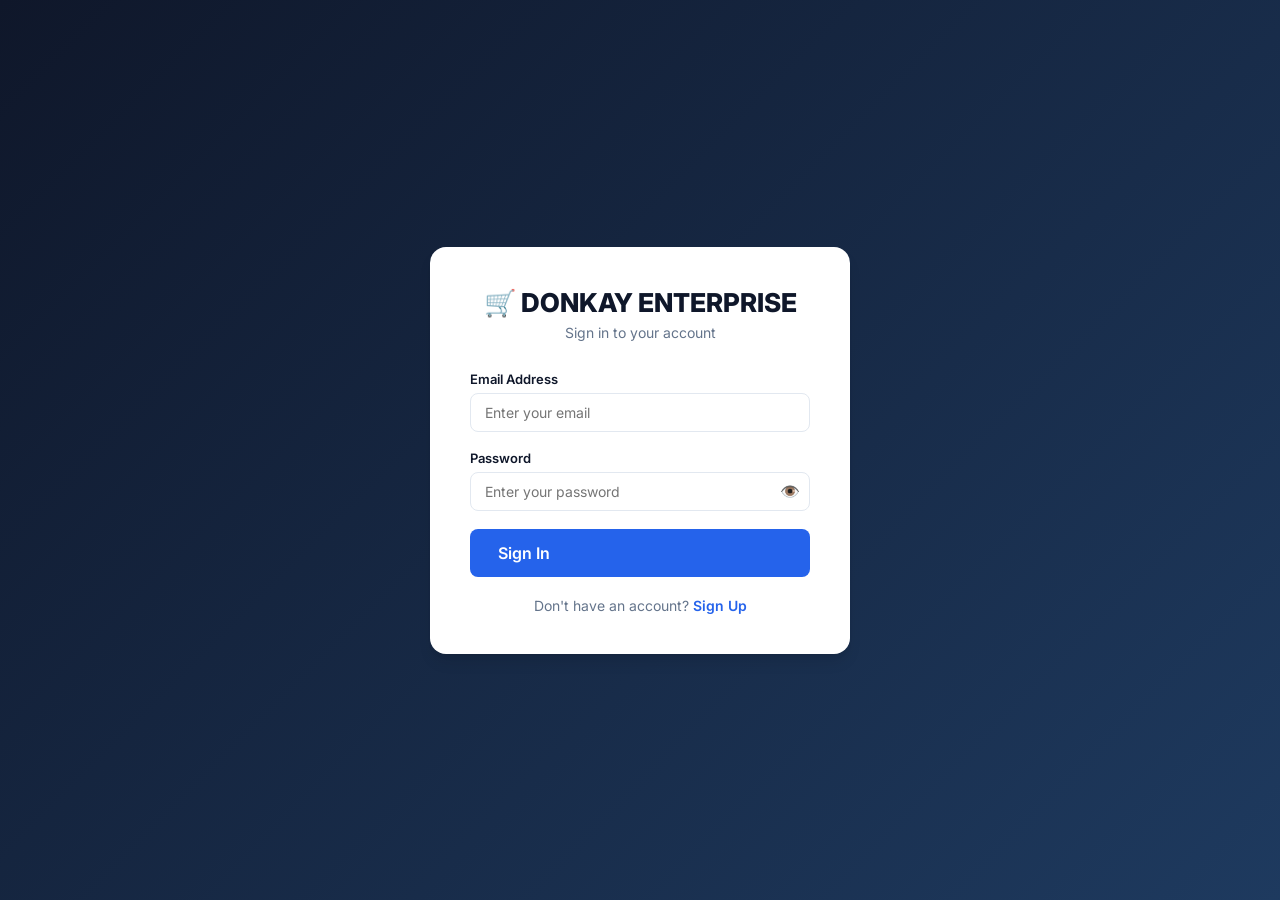
<file: index.html>
<!DOCTYPE html>
<html lang="en">
<head>
  <meta charset="UTF-8">
  <meta name="viewport" content="width=device-width, initial-scale=1.0">
  <title>Login - POS System</title>
  <link rel="stylesheet" href="style.css">
</head>
<body>
  <div class="auth-page">
    <div class="auth-card">
      <h1>🛒 DONKAY ENTERPRISE</h1>
      <p class="subtitle">Sign in to your account</p>
      <form id="loginForm" onsubmit="handleLogin(event)">
        <div class="form-group">
          <label>Email Address</label>
          <input type="email" class="form-control" id="loginEmail" placeholder="Enter your email" required>
        </div>
        <div class="form-group">
          <label>Password</label>
          <div style="position:relative">
            <input type="password" class="form-control" id="loginPassword" placeholder="Enter your password" required>
            <button type="button" onclick="togglePassword('loginPassword', this)" style="position:absolute;right:10px;top:50%;transform:translateY(-50%);background:none;border:none;cursor:pointer;font-size:16px">👁️</button>
          </div>
        </div>
        <button type="submit" class="btn btn-primary btn-lg" style="width:100%">Sign In</button>
      </form>
      <p class="auth-footer">Don't have an account? <a href="signup.html">Sign Up</a></p>
     </div>
  </div>
  <script src="data.js"></script>
  <script>
    function togglePassword(id, btn) {
      const input = document.getElementById(id);
      input.type = input.type === 'password' ? 'text' : 'password';
      btn.textContent = input.type === 'password' ? '👁️' : '🙈';
    }
    function handleLogin(e) {
      e.preventDefault();
      const email = document.getElementById('loginEmail').value.trim();
      const password = document.getElementById('loginPassword').value;
      const users = DB.getUsers();
      const user = users.find(u => u.email === email && u.password === password);
      if (!user) { alert('Invalid email or password'); return; }
      if (user.status === 'Inactive') { alert('Your account has been deactivated. Contact admin.'); return; }
      sessionStorage.setItem('pos_current_user', JSON.stringify(user));
      window.location.href = 'dashboard.html';
    }
    // Redirect if already logged in
    if (sessionStorage.getItem('pos_current_user')) window.location.href = 'dashboard.html';
  </script>
</body>
</html>
</file>
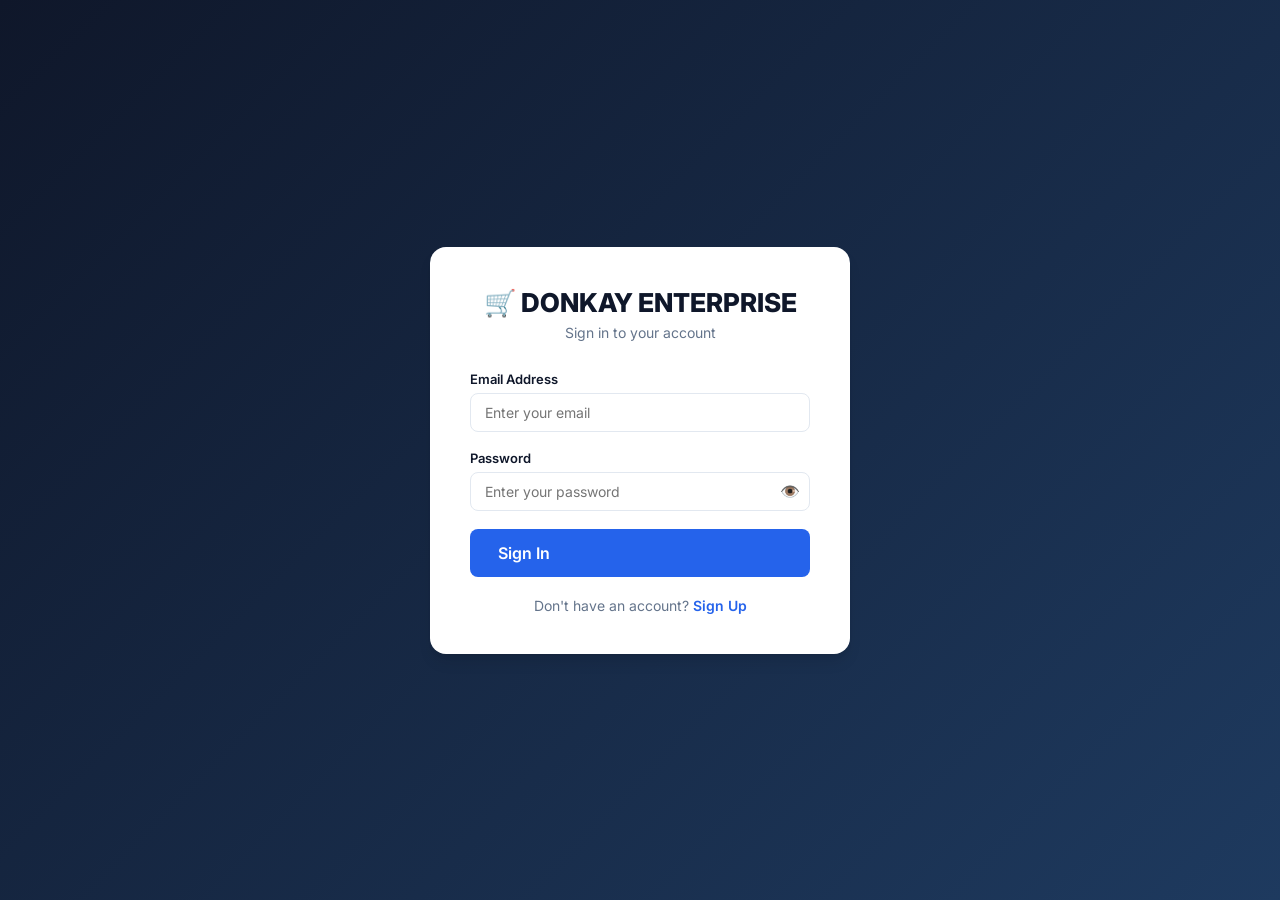
<file: customers.html>
<!DOCTYPE html>
<html lang="en">
<head>
  <meta charset="UTF-8">
  <meta name="viewport" content="width=device-width, initial-scale=1.0">
  <title>Customers - POS System</title>
  <link rel="stylesheet" href="style.css">
</head>
<body>
  <script src="data.js"></script>
  <script src="app.js"></script>
  <script>
    const user = checkAuth();
    if (user) renderCustomers();

    function renderCustomers() {
      const customers = DB.getCustomers();
      const content = `
        <div class="card">
          <div class="card-header">
            <h3>Customers (${customers.length})</h3>
            <button class="btn btn-primary btn-sm" onclick="openAddCustomer()">+ Add Customer</button>
          </div>
          <div class="table-container">
            <table>
              <thead><tr><th>Name</th><th>Phone</th><th>Email</th><th>Loyalty Points</th><th>Total Purchases</th><th>Actions</th></tr></thead>
              <tbody>
                ${customers.map(c => `
                  <tr>
                    <td><strong>${c.name}</strong></td>
                    <td>${c.phone}</td>
                    <td>${c.email||'-'}</td>
                    <td><span class="badge badge-info">⭐ ${c.loyaltyPoints}</span></td>
                    <td><strong>${formatCurrency(c.totalPurchases)}</strong></td>
                    <td>
                      <button class="btn btn-outline btn-sm" onclick="editCustomer(${c.id})">✏️</button>
                      <button class="btn btn-danger btn-sm" onclick="deleteCustomer(${c.id})">🗑️</button>
                    </td>
                  </tr>
                `).join('')}
              </tbody>
            </table>
          </div>
        </div>

        <div class="modal-overlay" id="customerModal">
          <div class="modal">
            <div class="modal-header"><h3 id="custModalTitle">Add Customer</h3><button class="modal-close" onclick="closeModal('customerModal')">&times;</button></div>
            <div class="modal-body">
              <input type="hidden" id="editCustId">
              <div class="form-group"><label>Full Name</label><input type="text" class="form-control" id="custName" required></div>
              <div class="form-row">
                <div class="form-group"><label>Phone</label><input type="tel" class="form-control" id="custPhone"></div>
                <div class="form-group"><label>Email</label><input type="email" class="form-control" id="custEmail"></div>
              </div>
            </div>
            <div class="modal-footer">
              <button class="btn btn-outline" onclick="closeModal('customerModal')">Cancel</button>
              <button class="btn btn-primary" onclick="saveCustomer()">Save</button>
            </div>
          </div>
        </div>
      `;
      renderPageShell('customers', 'Customers', content);
    }

    function openAddCustomer() {
      document.getElementById('custModalTitle').textContent = 'Add Customer';
      document.getElementById('editCustId').value = '';
      document.getElementById('custName').value = '';
      document.getElementById('custPhone').value = '';
      document.getElementById('custEmail').value = '';
      openModal('customerModal');
    }

    function editCustomer(id) {
      const c = DB.getCustomers().find(x => x.id === id);
      document.getElementById('custModalTitle').textContent = 'Edit Customer';
      document.getElementById('editCustId').value = c.id;
      document.getElementById('custName').value = c.name;
      document.getElementById('custPhone').value = c.phone;
      document.getElementById('custEmail').value = c.email || '';
      openModal('customerModal');
    }

    function saveCustomer() {
      const id = document.getElementById('editCustId').value;
      const data = { name: document.getElementById('custName').value.trim(), phone: document.getElementById('custPhone').value.trim(), email: document.getElementById('custEmail').value.trim() };
      if (!data.name) { showToast('Name is required', 'error'); return; }
      if (id) { DB.updateCustomer(Number(id), data); showToast('Customer updated!'); }
      else { DB.addCustomer(data); showToast('Customer added!'); }
      closeModal('customerModal');
      renderCustomers();
    }

    function deleteCustomer(id) {
      if (confirm('Delete this customer?')) { DB.deleteCustomer(id); showToast('Customer deleted!'); renderCustomers(); }
    }
  </script>
</body>
</html>
</file>
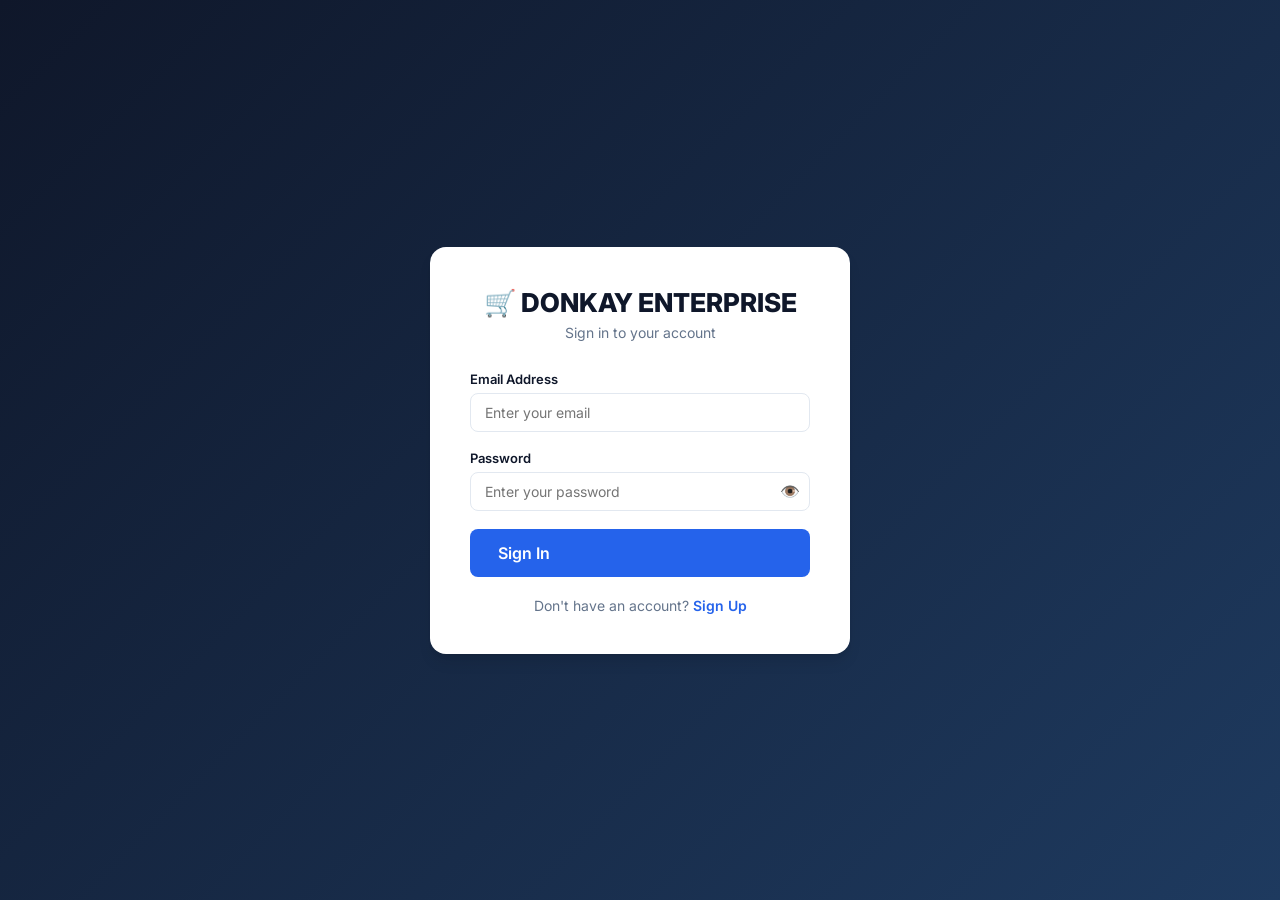
<file: dashboard.html>
<!DOCTYPE html>
<html lang="en">
<head>
  <meta charset="UTF-8">
  <meta name="viewport" content="width=device-width, initial-scale=1.0">
  <title>Dashboard - POS System</title>
  <link rel="stylesheet" href="style.css">
</head>
<body>
  <script src="data.js"></script>
  <script src="app.js"></script>
  <script>
    const user = checkAuth();
    if (user) renderDashboard();

    function renderDashboard() {
      const products = DB.getProducts();
      const sales = DB.getSales();
      const customers = DB.getCustomers();
      const todaySales = DB.getTodaySales();
      const totalRevenue = DB.getTotalRevenue();
      const todayRevenue = todaySales.reduce((s, sale) => s + sale.total, 0);
      const lowStock = products.filter(p => p.quantity <= DB.getSettings().lowStockThreshold);

      const statsHtml = `
        <div class="stats-grid">
          <div class="stat-card">
            <div class="stat-icon blue">💰</div>
            <div><div class="stat-value">${formatCurrency(totalRevenue)}</div><div class="stat-label">Total Revenue</div></div>
          </div>
          <div class="stat-card">
            <div class="stat-icon green">📦</div>
            <div><div class="stat-value">${products.length}</div><div class="stat-label">Products</div></div>
          </div>
          <div class="stat-card">
            <div class="stat-icon yellow">🧾</div>
            <div><div class="stat-value">${sales.length}</div><div class="stat-label">Total Sales</div></div>
          </div>
          <div class="stat-card">
            <div class="stat-icon red">👥</div>
            <div><div class="stat-value">${customers.length}</div><div class="stat-label">Customers</div></div>
          </div>
        </div>
      `;

      const recentSales = sales.slice(-5).reverse();
      const salesTableHtml = `
        <div class="card" style="margin-bottom:24px">
          <div class="card-header"><h3>Recent Sales</h3><a href="sales.html" class="btn btn-outline btn-sm">View All</a></div>
          <div class="table-container">
            <table>
              <thead><tr><th>Receipt</th><th>Date</th><th>Items</th><th>Total</th><th>Payment</th></tr></thead>
              <tbody>
                ${recentSales.length ? recentSales.map(s => `
                  <tr>
                    <td><strong>${s.receiptNo}</strong></td>
                    <td>${new Date(s.date).toLocaleString()}</td>
                    <td>${s.items.length} items</td>
                    <td><strong>${formatCurrency(s.total)}</strong></td>
                    <td><span class="badge badge-info">${s.paymentMethod}</span></td>
                  </tr>
                `).join('') : '<tr><td colspan="5" style="text-align:center;padding:30px;color:var(--text-muted)">No sales yet. Start selling from the POS terminal!</td></tr>'}
              </tbody>
            </table>
          </div>
        </div>
      `;

      const lowStockHtml = `
        <div class="card">
          <div class="card-header"><h3>⚠️ Low Stock Alerts</h3><a href="inventory.html" class="btn btn-outline btn-sm">View Inventory</a></div>
          <div class="table-container">
            <table>
              <thead><tr><th>Product</th><th>Category</th><th>Stock</th><th>Status</th></tr></thead>
              <tbody>
                ${lowStock.length ? lowStock.map(p => `
                  <tr>
                    <td>${p.emoji} <strong>${p.name}</strong></td>
                    <td>${p.category}</td>
                    <td><strong>${p.quantity}</strong></td>
                    <td><span class="badge ${p.quantity === 0 ? 'badge-danger' : 'badge-warning'}">${p.quantity === 0 ? 'Out of Stock' : 'Low Stock'}</span></td>
                  </tr>
                `).join('') : '<tr><td colspan="4" style="text-align:center;padding:30px;color:var(--text-muted)">All products well stocked 👍</td></tr>'}
              </tbody>
            </table>
          </div>
        </div>
      `;

      renderPageShell('dashboard', 'Dashboard', statsHtml + salesTableHtml + lowStockHtml);
    }
  </script>
</body>
</html>
</file>
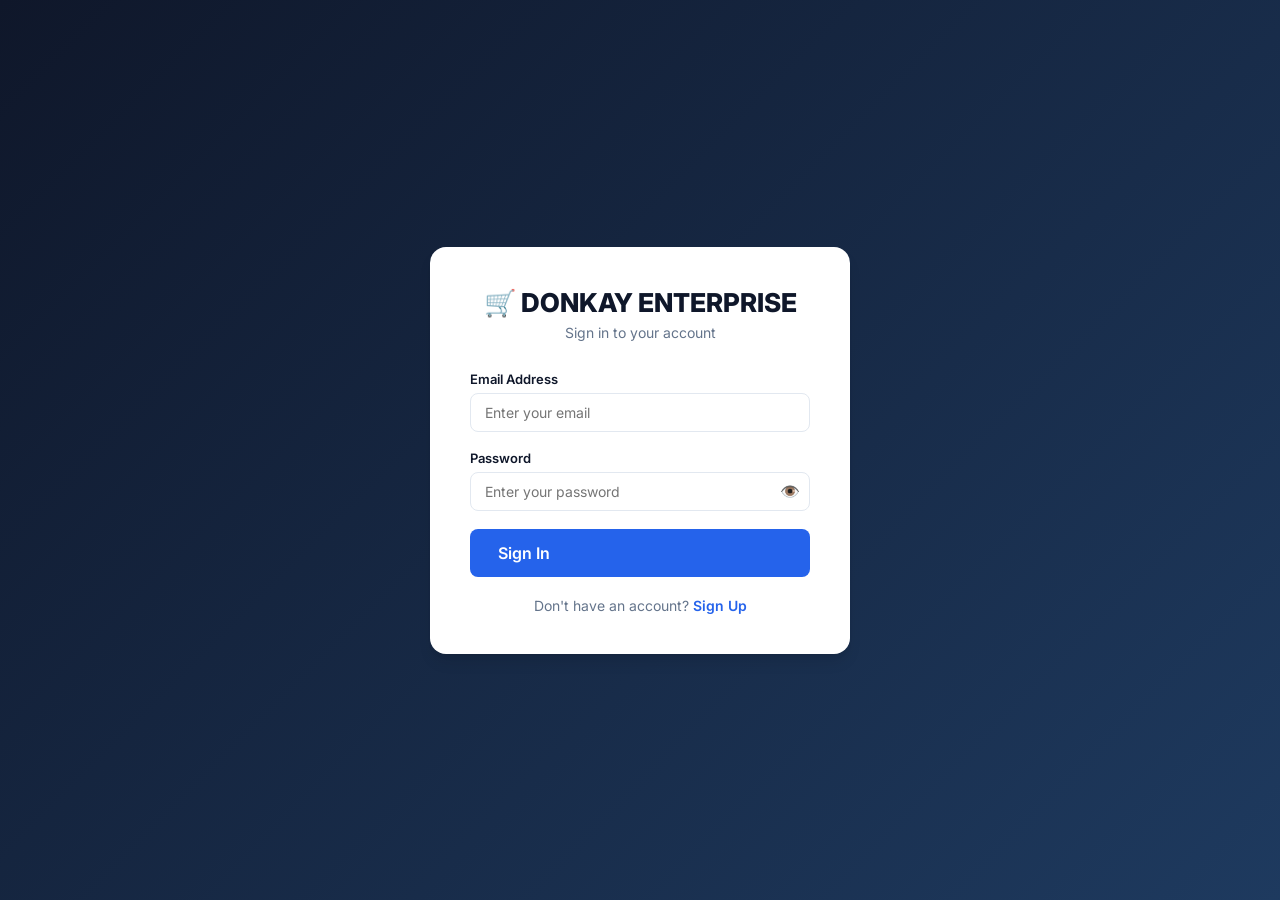
<file: inventory.html>
<!DOCTYPE html>
<html lang="en">
<head>
  <meta charset="UTF-8">
  <meta name="viewport" content="width=device-width, initial-scale=1.0">
  <title>Inventory - POS System</title>
  <link rel="stylesheet" href="style.css">
</head>
<body>
  <script src="data.js"></script>
  <script src="app.js"></script>
  <script>
    const user = checkAuth();
    if (user) renderInventory();

    function renderInventory() {
      const products = DB.getProducts();
      const settings = DB.getSettings();
      const totalStock = products.reduce((s,p) => s + p.quantity, 0);
      const lowStock = products.filter(p => p.quantity > 0 && p.quantity <= settings.lowStockThreshold);
      const outOfStock = products.filter(p => p.quantity === 0);

      const content = `
        <div class="stats-grid">
          <div class="stat-card"><div class="stat-icon blue">📦</div><div><div class="stat-value">${totalStock}</div><div class="stat-label">Total Stock Units</div></div></div>
          <div class="stat-card"><div class="stat-icon green">✅</div><div><div class="stat-value">${products.length - lowStock.length - outOfStock.length}</div><div class="stat-label">Well Stocked</div></div></div>
          <div class="stat-card"><div class="stat-icon yellow">⚠️</div><div><div class="stat-value">${lowStock.length}</div><div class="stat-label">Low Stock</div></div></div>
          <div class="stat-card"><div class="stat-icon red">🚫</div><div><div class="stat-value">${outOfStock.length}</div><div class="stat-label">Out of Stock</div></div></div>
        </div>

        <div class="card">
          <div class="card-header">
            <h3>Inventory Overview</h3>
            <div class="search-box"><span class="search-icon">🔍</span><input type="text" class="form-control" id="invSearch" placeholder="Search..." oninput="renderInventory()" style="padding-left:38px;width:200px"></div>
          </div>
          <div class="table-container">
            <table>
              <thead><tr><th></th><th>Product</th><th>Category</th><th>Stock</th><th>Status</th><th>Restock</th></tr></thead>
              <tbody>
                ${products.filter(p => {
                  const s = (document.getElementById('invSearch')?.value || '').toLowerCase();
                  return !s || p.name.toLowerCase().includes(s);
                }).map(p => {
                  let status, badge;
                  if (p.quantity === 0) { status = 'Out of Stock'; badge = 'badge-danger'; }
                  else if (p.quantity <= settings.lowStockThreshold) { status = 'Low Stock'; badge = 'badge-warning'; }
                  else { status = 'In Stock'; badge = 'badge-success'; }
                  return `
                    <tr>
                      <td style="font-size:20px">${p.emoji||'📦'}</td>
                      <td><strong>${p.name}</strong></td>
                      <td>${p.category}</td>
                      <td><strong>${p.quantity}</strong></td>
                      <td><span class="badge ${badge}">${status}</span></td>
                      <td><button class="btn btn-outline btn-sm" onclick="restockProduct(${p.id})">+ Restock</button></td>
                    </tr>`;
                }).join('')}
              </tbody>
            </table>
          </div>
        </div>

        <div class="modal-overlay" id="restockModal">
          <div class="modal">
            <div class="modal-header"><h3>Restock Product</h3><button class="modal-close" onclick="closeModal('restockModal')">&times;</button></div>
            <div class="modal-body">
              <p id="restockProductName" style="font-weight:600;margin-bottom:16px"></p>
              <input type="hidden" id="restockId">
              <div class="form-group"><label>Quantity to Add</label><input type="number" class="form-control" id="restockQty" min="1" placeholder="Enter quantity"></div>
            </div>
            <div class="modal-footer">
              <button class="btn btn-outline" onclick="closeModal('restockModal')">Cancel</button>
              <button class="btn btn-success" onclick="confirmRestock()">Confirm Restock</button>
            </div>
          </div>
        </div>
      `;
      renderPageShell('inventory', 'Inventory', content);
    }

    function restockProduct(id) {
      const p = DB.getProducts().find(x => x.id === id);
      document.getElementById('restockId').value = id;
      document.getElementById('restockProductName').textContent = `${p.emoji} ${p.name} — Current stock: ${p.quantity}`;
      document.getElementById('restockQty').value = '';
      openModal('restockModal');
    }

    function confirmRestock() {
      const id = Number(document.getElementById('restockId').value);
      const qty = parseInt(document.getElementById('restockQty').value);
      if (!qty || qty <= 0) { showToast('Enter a valid quantity', 'error'); return; }
      const p = DB.getProducts().find(x => x.id === id);
      DB.updateProduct(id, { quantity: p.quantity + qty });
      showToast(`Restocked ${p.name} with ${qty} units!`);
      closeModal('restockModal');
      renderInventory();
    }
  </script>
</body>
</html>
</file>
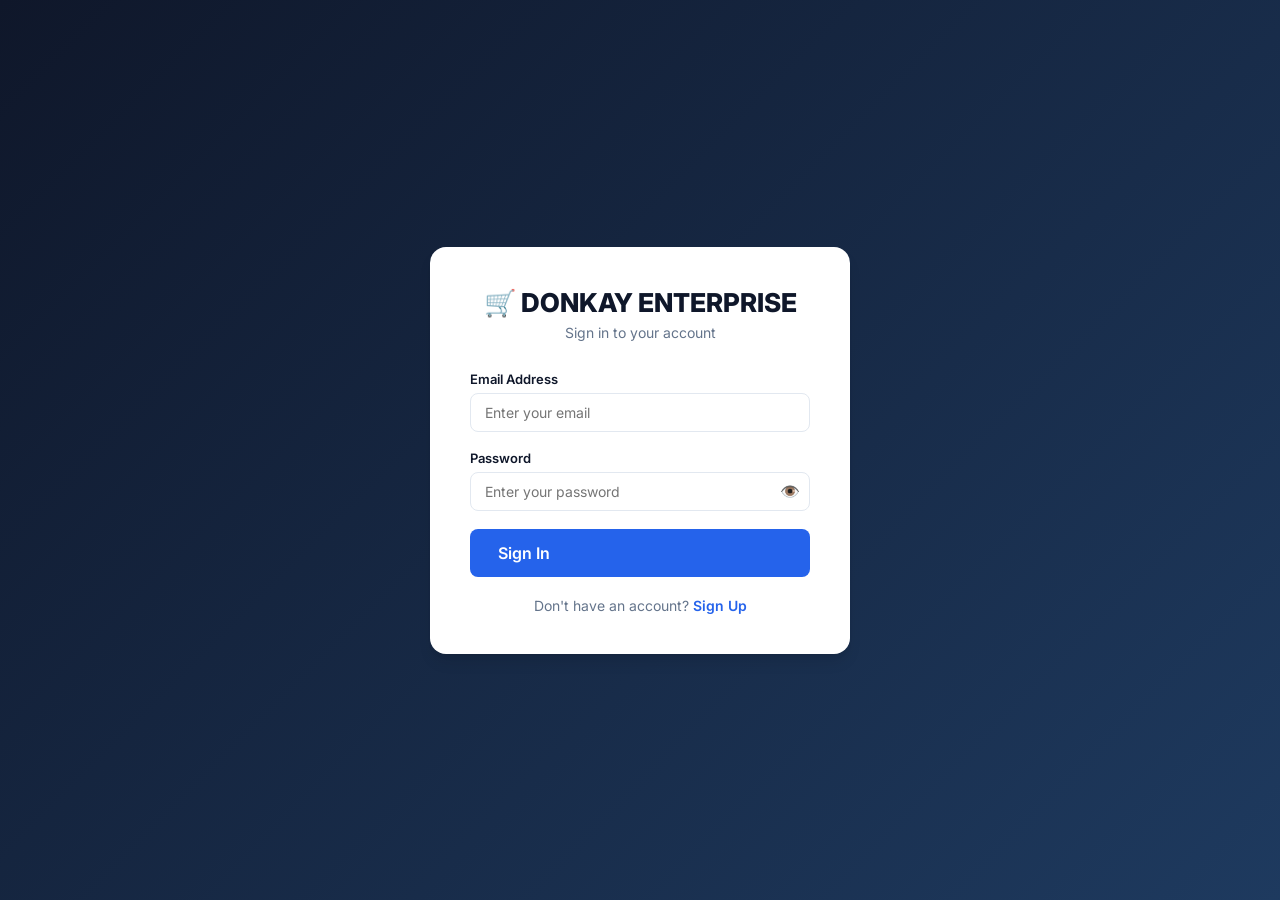
<file: pos.html>
<!DOCTYPE html>
<html lang="en">
<head>
  <meta charset="UTF-8">
  <meta name="viewport" content="width=device-width, initial-scale=1.0">
  <title>POS Terminal - POS System</title>
  <link rel="stylesheet" href="style.css">
  <script src="https://js.paystack.co/v2/inline.js"></script>
</head>
<body>
  <script src="data.js"></script>
  <script src="app.js"></script>
  <script>
    const user = checkAuth();
    let cart = [];
    let selectedCustomer = null;
    if (user) renderPOS();

    function renderPOS() {
      const products = DB.getProducts();
      const categories = DB.getCategories();
      const customers = DB.getCustomers();
      const settings = DB.getSettings();

      const content = `
        <div class="pos-layout">
          <div class="pos-products card">
            <div class="card-header">
              <div class="search-box" style="flex:1;max-width:300px">
                <span class="search-icon">🔍</span>
                <input type="text" class="form-control" id="productSearch" placeholder="Search products or scan barcode..." oninput="filterProducts()" style="padding-left:38px">
              </div>
              <div style="display:flex;gap:8px;flex-wrap:wrap">
                <button class="btn btn-sm ${!window.activeCategory ? 'btn-primary' : 'btn-outline'}" onclick="window.activeCategory=null;filterProducts()">All</button>
                ${categories.map(c => `<button class="btn btn-sm btn-outline" onclick="window.activeCategory='${c}';filterProducts()">${c}</button>`).join('')}
              </div>
            </div>
            <div class="card-body">
              <div class="product-grid" id="productGrid">
                ${products.filter(p=>p.quantity>0).map(p => `
                  <div class="product-card" onclick="addToCart(${p.id})" data-name="${p.name.toLowerCase()}" data-category="${p.category}" data-barcode="${p.barcode}">
                    <div class="product-emoji">${p.emoji || '📦'}</div>
                    <div class="product-name">${p.name}</div>
                    <div class="product-price">${formatCurrency(p.price)}</div>
                    <div class="product-stock">Stock: ${p.quantity}</div>
                  </div>
                `).join('')}
              </div>
            </div>
          </div>
          <div class="pos-cart card">
            <div class="card-header">
              <h3>🛒 Cart (${cart.length})</h3>
              ${cart.length ? `<button class="btn btn-danger btn-sm" onclick="clearCart()">Clear</button>` : ''}
            </div>
            <div style="padding:12px 16px;border-bottom:1px solid var(--border)">
              <select class="form-control" id="customerSelect" onchange="selectCustomer(this.value)" style="font-size:13px">
                <option value="">Walk-in Customer</option>
                ${customers.map(c => `<option value="${c.id}" ${selectedCustomer && selectedCustomer.id === c.id ? 'selected' : ''}>${c.name} (${c.phone})</option>`).join('')}
              </select>
            </div>
            <div class="cart-items" id="cartItems">
              ${cart.length ? cart.map((item, i) => `
                <div class="cart-item">
                  <div class="cart-item-info">
                    <div class="cart-item-name">${item.name}</div>
                    <div class="cart-item-price">${formatCurrency(item.price)} each</div>
                  </div>
                  <div class="cart-qty">
                    <button onclick="updateQty(${i}, -1)">−</button>
                    <span>${item.quantity}</span>
                    <button onclick="updateQty(${i}, 1)">+</button>
                  </div>
                  <div style="min-width:70px;text-align:right;font-weight:700">${formatCurrency(item.price * item.quantity)}</div>
                  <button class="cart-remove" onclick="removeFromCart(${i})">✕</button>
                </div>
              `).join('') : '<div style="padding:40px;text-align:center;color:var(--text-muted)"><div style="font-size:48px;margin-bottom:12px">🛒</div>Cart is empty<br><small>Click products to add</small></div>'}
            </div>
            ${cart.length ? (() => {
              const subtotal = cart.reduce((s, i) => s + i.price * i.quantity, 0);
              const tax = subtotal * settings.taxRate / 100;
              const total = subtotal + tax;
              return `
                <div class="cart-summary">
                  <div class="cart-row"><span>Subtotal</span><span>${formatCurrency(subtotal)}</span></div>
                  <div class="cart-row"><span>${settings.taxName} (${settings.taxRate}%)</span><span>${formatCurrency(tax)}</span></div>
                  <div class="cart-row cart-total"><span>Total</span><span>${formatCurrency(total)}</span></div>
                  <div style="display:grid;grid-template-columns:1fr 1fr;gap:8px;margin-top:14px">
                    <button class="btn btn-success" onclick="checkout('Cash')">💵 Cash</button>
                    <button class="btn btn-primary" onclick="checkout('Paystack')">💳 Paystack</button>
                    <button class="btn btn-warning" onclick="checkout('Mobile Money')">📱 MoMo</button>
                    <button class="btn btn-outline" onclick="checkout('Card')">💳 Card</button>
                  </div>
                </div>`;
            })() : ''}
          </div>
        </div>

        <!-- Receipt Modal -->
        <div class="modal-overlay" id="receiptModal">
          <div class="modal">
            <div class="modal-header"><h3>🧾 Receipt</h3><button class="modal-close" onclick="closeModal('receiptModal')">&times;</button></div>
            <div class="modal-body" id="receiptContent"></div>
            <div class="modal-footer">
              <button class="btn btn-outline" onclick="closeModal('receiptModal')">Close</button>
              <button class="btn btn-primary" onclick="printReceipt()">🖨️ Print Receipt</button>
            </div>
          </div>
        </div>
      `;

      renderPageShell('pos', 'POS Terminal', content);
    }

    function filterProducts() {
      const search = document.getElementById('productSearch').value.toLowerCase();
      const cards = document.querySelectorAll('.product-card');
      cards.forEach(card => {
        const matchName = card.dataset.name.includes(search);
        const matchBarcode = card.dataset.barcode.includes(search);
        const matchCategory = !window.activeCategory || card.dataset.category === window.activeCategory;
        card.style.display = (matchName || matchBarcode) && matchCategory ? '' : 'none';
      });
    }

    function addToCart(productId) {
      const product = DB.getProducts().find(p => p.id === productId);
      if (!product) return;
      const existing = cart.find(i => i.productId === productId);
      if (existing) {
        if (existing.quantity >= product.quantity) { showToast('Not enough stock!', 'error'); return; }
        existing.quantity++;
      } else {
        cart.push({ productId: product.id, name: product.name, price: product.price, quantity: 1 });
      }
      renderPOS();
    }

    function updateQty(index, delta) {
      cart[index].quantity += delta;
      const product = DB.getProducts().find(p => p.id === cart[index].productId);
      if (cart[index].quantity > product.quantity) { cart[index].quantity = product.quantity; showToast('Not enough stock!', 'error'); }
      if (cart[index].quantity <= 0) cart.splice(index, 1);
      renderPOS();
    }

    function removeFromCart(index) { cart.splice(index, 1); renderPOS(); }
    function clearCart() { cart = []; selectedCustomer = null; renderPOS(); }
    function selectCustomer(id) { selectedCustomer = id ? DB.getCustomers().find(c => c.id === Number(id)) : null; }

    function checkout(method) {
      if (!cart.length) return;
      const settings = DB.getSettings();
      const subtotal = cart.reduce((s, i) => s + i.price * i.quantity, 0);
      const tax = subtotal * settings.taxRate / 100;
      const total = subtotal + tax;

      function completeSale(paymentMethod, reference) {
        const sale = DB.addSale({
          items: [...cart],
          subtotal, tax, total,
          paymentMethod,
          paymentReference: reference || null,
          customerId: selectedCustomer ? selectedCustomer.id : null,
          customerName: selectedCustomer ? selectedCustomer.name : 'Walk-in',
          cashier: user.name,
        });
        showReceipt(sale);
        cart = [];
        selectedCustomer = null;
      }

      if (method === 'Paystack') {
        const email = selectedCustomer ? selectedCustomer.email : (user.email || 'customer@example.com');
        payWithPaystack(email, total, (response) => {
          completeSale('Paystack', response.reference);
        });
      } else {
        completeSale(method);
      }
    }

    function showReceipt(sale) {
      const settings = DB.getSettings();
      document.getElementById('receiptContent').innerHTML = `
        <div class="receipt">
          <h4>${settings.storeName}</h4>
          <p style="text-align:center;font-size:11px;color:#666">${settings.storeAddress}<br>${settings.storePhone}</p>
          <div class="receipt-line"></div>
          <table>
            <tr><td><strong>Receipt:</strong></td><td style="text-align:right">${sale.receiptNo}</td></tr>
            <tr><td><strong>Date:</strong></td><td style="text-align:right">${new Date(sale.date).toLocaleString()}</td></tr>
            <tr><td><strong>Cashier:</strong></td><td style="text-align:right">${sale.cashier}</td></tr>
            <tr><td><strong>Customer:</strong></td><td style="text-align:right">${sale.customerName}</td></tr>
          </table>
          <div class="receipt-line"></div>
          <table>
            <thead><tr><td><strong>Item</strong></td><td style="text-align:center"><strong>Qty</strong></td><td style="text-align:right"><strong>Amount</strong></td></tr></thead>
            <tbody>
              ${sale.items.map(i => `<tr><td>${i.name}</td><td style="text-align:center">${i.quantity}</td><td style="text-align:right">${formatCurrency(i.price * i.quantity)}</td></tr>`).join('')}
            </tbody>
          </table>
          <div class="receipt-line"></div>
          <table>
            <tr><td>Subtotal</td><td style="text-align:right">${formatCurrency(sale.subtotal)}</td></tr>
            <tr><td>${settings.taxName} (${settings.taxRate}%)</td><td style="text-align:right">${formatCurrency(sale.tax)}</td></tr>
            <tr><td><strong style="font-size:16px">TOTAL</strong></td><td style="text-align:right"><strong style="font-size:16px">${formatCurrency(sale.total)}</strong></td></tr>
          </table>
          <div class="receipt-line"></div>
          <p style="text-align:center;font-size:11px"><strong>Payment:</strong> ${sale.paymentMethod}${sale.paymentReference ? ' (Ref: '+sale.paymentReference+')' : ''}</p>
          <p style="text-align:center;font-size:11px;margin-top:12px">${settings.receiptFooter}</p>
        </div>
      `;
      openModal('receiptModal');
      
    }

    function printReceipt() {
      const content = document.getElementById('receiptContent').innerHTML;
      const win = window.open('', '_blank', 'width=350,height=600');
      win.document.write('<html><head><title>Receipt</title><style>body{font-family:monospace;padding:10px}table{width:100%;border-collapse:collapse}td{padding:2px 0;font-size:12px}.receipt-line{border-bottom:1px dashed #ccc;margin:6px 0}h4{margin:0;font-size:14px}p{margin:4px 0}</style></head><body>'+content+'</body></html>');
      win.document.close();
      win.print();
    }
  </script>
</body>
</html>
</file>
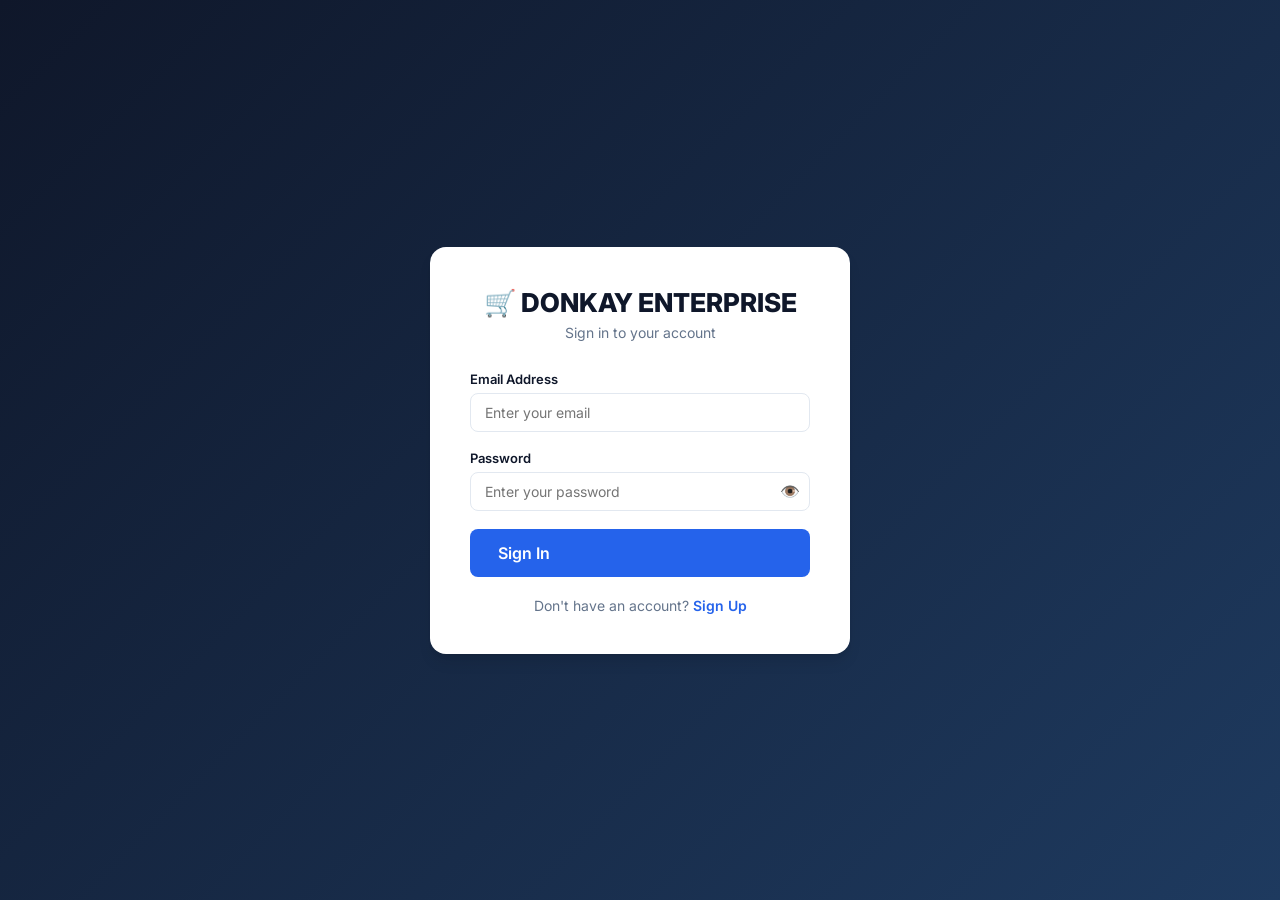
<file: products.html>
<!DOCTYPE html>
<html lang="en">
<head>
  <meta charset="UTF-8">
  <meta name="viewport" content="width=device-width, initial-scale=1.0">
  <title>Products - POS System</title>
  <link rel="stylesheet" href="style.css">
</head>
<body>
  <script src="data.js"></script>
  <script src="app.js"></script>
  <script>
    const user = checkAuth();
    if (user) renderProducts();

    function renderProducts() {
      const products = DB.getProducts();
      const categories = DB.getCategories();
      const content = `
        <div class="card">
          <div class="card-header">
            <h3>All Products (${products.length})</h3>
            <div style="display:flex;gap:8px">
              <div class="search-box"><span class="search-icon">🔍</span><input type="text" class="form-control" id="searchProd" placeholder="Search..." oninput="renderProducts()" style="padding-left:38px;width:200px"></div>
              <button class="btn btn-primary btn-sm" onclick="openModal('addProductModal')">+ Add Product</button>
            </div>
          </div>
          <div class="table-container">
            <table>
              <thead><tr><th></th><th>Name</th><th>Category</th><th>Price</th><th>Stock</th><th>Barcode</th><th>Actions</th></tr></thead>
              <tbody>
                ${products.filter(p => {
                  const s = (document.getElementById('searchProd')?.value || '').toLowerCase();
                  return !s || p.name.toLowerCase().includes(s) || p.category.toLowerCase().includes(s);
                }).map(p => `
                  <tr>
                    <td style="font-size:24px">${p.emoji||'📦'}</td>
                    <td><strong>${p.name}</strong></td>
                    <td><span class="badge badge-secondary">${p.category}</span></td>
                    <td><strong>${formatCurrency(p.price)}</strong></td>
                    <td><span class="badge ${p.quantity<=10?'badge-danger':'badge-success'}">${p.quantity}</span></td>
                    <td style="font-size:12px;color:var(--text-muted)">${p.barcode||'-'}</td>
                    <td>
                      <button class="btn btn-outline btn-sm" onclick="editProduct(${p.id})">✏️</button>
                      <button class="btn btn-danger btn-sm" onclick="deleteProduct(${p.id})">🗑️</button>
                    </td>
                  </tr>
                `).join('')}
              </tbody>
            </table>
          </div>
        </div>

        <!-- Add/Edit Product Modal -->
        <div class="modal-overlay" id="addProductModal">
          <div class="modal">
            <div class="modal-header"><h3 id="productModalTitle">Add Product</h3><button class="modal-close" onclick="closeModal('addProductModal')">&times;</button></div>
            <div class="modal-body">
              <input type="hidden" id="editProductId">
              <div class="form-group"><label>Product Name</label><input type="text" class="form-control" id="prodName" placeholder="e.g. Coca Cola 500ml"></div>
              <div class="form-row">
                <div class="form-group"><label>Category</label>
                  <select class="form-control" id="prodCategory">${categories.map(c=>`<option>${c}</option>`).join('')}</select>
                </div>
                <div class="form-group"><label>Price</label><input type="number" class="form-control" id="prodPrice" placeholder="0.00" step="0.01"></div>
              </div>
              <div class="form-row">
                <div class="form-group"><label>Quantity</label><input type="number" class="form-control" id="prodQty" placeholder="0"></div>
                <div class="form-group"><label>Barcode</label><input type="text" class="form-control" id="prodBarcode" placeholder="Barcode number"></div>
              </div>
              <div class="form-group"><label>Emoji Icon</label><input type="text" class="form-control" id="prodEmoji" placeholder="📦" maxlength="4" style="width:80px"></div>
            </div>
            <div class="modal-footer">
              <button class="btn btn-outline" onclick="closeModal('addProductModal')">Cancel</button>
              <button class="btn btn-primary" onclick="saveProduct()">Save Product</button>
            </div>
          </div>
        </div>
      `;
      renderPageShell('products', 'Products', content);
    }

    function saveProduct() {
      const id = document.getElementById('editProductId').value;
      const data = {
        name: document.getElementById('prodName').value.trim(),
        category: document.getElementById('prodCategory').value,
        price: parseFloat(document.getElementById('prodPrice').value) || 0,
        quantity: parseInt(document.getElementById('prodQty').value) || 0,
        barcode: document.getElementById('prodBarcode').value.trim(),
        emoji: document.getElementById('prodEmoji').value || '📦',
      };
      if (!data.name) { showToast('Product name is required', 'error'); return; }
      if (id) { DB.updateProduct(Number(id), data); showToast('Product updated!'); }
      else { DB.addProduct(data); showToast('Product added!'); }
      closeModal('addProductModal');
      renderProducts();
    }

    function editProduct(id) {
      const p = DB.getProducts().find(x => x.id === id);
      if (!p) return;
      document.getElementById('productModalTitle').textContent = 'Edit Product';
      document.getElementById('editProductId').value = p.id;
      document.getElementById('prodName').value = p.name;
      document.getElementById('prodCategory').value = p.category;
      document.getElementById('prodPrice').value = p.price;
      document.getElementById('prodQty').value = p.quantity;
      document.getElementById('prodBarcode').value = p.barcode || '';
      document.getElementById('prodEmoji').value = p.emoji || '';
      openModal('addProductModal');
    }

    function deleteProduct(id) {
      if (confirm('Are you sure you want to delete this product?')) {
        DB.deleteProduct(id);
        showToast('Product deleted!');
        renderProducts();
      }
    }
  </script>
</body>
</html>
</file>
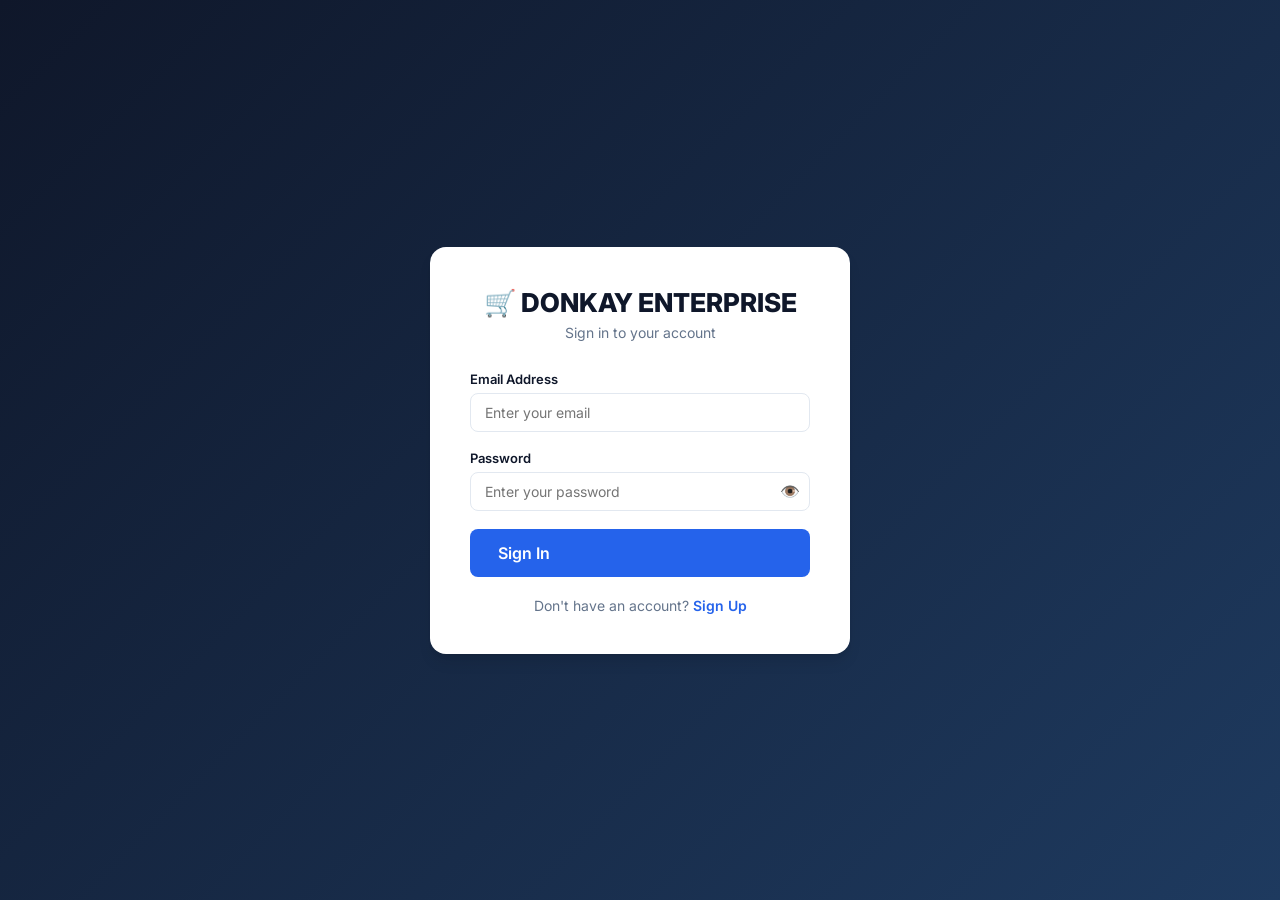
<file: reports.html>
<!DOCTYPE html>
<html lang="en">
<head>
  <meta charset="UTF-8">
  <meta name="viewport" content="width=device-width, initial-scale=1.0">
  <title>Reports - POS System</title>
  <link rel="stylesheet" href="style.css">
  <style>
    .report-tabs{display:flex;gap:8px;margin-bottom:24px;flex-wrap:wrap}
    .report-tab{padding:10px 20px;border:2px solid var(--border,#ddd);border-radius:8px;background:var(--card-bg,#fff);cursor:pointer;font-weight:600;font-size:14px;transition:all .2s}
    .report-tab:hover{border-color:var(--primary,#4f46e5);color:var(--primary,#4f46e5)}
    .report-tab.active{background:var(--primary,#4f46e5);color:#fff;border-color:var(--primary,#4f46e5)}
    .report-section{display:none}
    .report-section.active{display:block}
    .kpi-grid{display:grid;grid-template-columns:repeat(auto-fit,minmax(200px,1fr));gap:16px;margin-bottom:24px}
    .kpi-card{background:var(--card-bg,#fff);border:1px solid var(--border,#e5e7eb);border-radius:12px;padding:20px;text-align:center}
    .kpi-value{font-size:28px;font-weight:800;color:var(--text,#111)}
    .kpi-label{font-size:13px;color:var(--text-muted,#6b7280);margin-top:4px}
    .chart-bar-wrap{margin-bottom:12px}
    .chart-bar-label{display:flex;justify-content:space-between;font-size:13px;margin-bottom:4px}
    .chart-bar-track{height:10px;background:var(--border,#e5e7eb);border-radius:6px;overflow:hidden}
    .chart-bar-fill{height:100%;border-radius:6px;transition:width .5s}
    .stock-badge{padding:3px 10px;border-radius:20px;font-size:12px;font-weight:600;display:inline-block}
    .stock-in{background:#d1fae5;color:#065f46}
    .stock-low{background:#fef3c7;color:#92400e}
    .stock-out{background:#fee2e2;color:#991b1b}
    .export-btn{padding:8px 16px;background:var(--primary,#4f46e5);color:#fff;border:none;border-radius:6px;cursor:pointer;font-size:13px;font-weight:600}
    .export-btn:hover{opacity:.85}
  </style>
</head>
<body>
  <script src="data.js"></script>
  <script src="app.js"></script>
  <script>
    const user = checkAuth();
    if (user) renderReports();

    function switchTab(tabId) {
      document.querySelectorAll('.report-tab').forEach(t => t.classList.remove('active'));
      document.querySelectorAll('.report-section').forEach(s => s.classList.remove('active'));
      document.querySelector(`[data-tab="${tabId}"]`).classList.add('active');
      document.getElementById(tabId).classList.add('active');
    }

    function exportTableCSV(tableId, filename) {
      const table = document.getElementById(tableId);
      if (!table) return;
      let csv = [];
      table.querySelectorAll('tr').forEach(row => {
        const cols = [];
        row.querySelectorAll('th, td').forEach(cell => cols.push('"' + cell.textContent.trim().replace(/"/g,'""') + '"'));
        csv.push(cols.join(','));
      });
      const blob = new Blob([csv.join('\n')], {type:'text/csv'});
      const a = document.createElement('a');
      a.href = URL.createObjectURL(blob);
      a.download = filename;
      a.click();
    }

    function renderReports() {
      const sales = DB.getSales();
      const products = DB.getProducts();
      const now = new Date();

      // ── Helpers ──
      const fmt = (n) => formatCurrency(n);
      const dayKey = (d) => new Date(d).toLocaleDateString();
      const getStock = (p) => Number(p.stock ?? p.quantity ?? 0);
      const getPrice = (p) => Number(p.price ?? 0);
      const getCost  = (p) => Number(p.cost ?? p.costPrice ?? p.buyingPrice ?? 0);

      // ── Daily Sales (last 7 days) ──
      const dailyData = {};
      for (let i = 6; i >= 0; i--) {
        const d = new Date(); d.setDate(d.getDate() - i);
        const key = d.toLocaleDateString();
        const daySales = sales.filter(s => dayKey(s.date) === key);
        dailyData[key] = { revenue: daySales.reduce((s,x) => s + (x.total||0), 0), count: daySales.length, tax: daySales.reduce((s,x) => s + (x.tax||0), 0) };
      }
      const dailyTotalRev = Object.values(dailyData).reduce((s,d) => s + d.revenue, 0);
      const dailyTotalTx  = Object.values(dailyData).reduce((s,d) => s + d.count, 0);
      const dailyMaxRev   = Math.max(...Object.values(dailyData).map(d => d.revenue), 1);

      // ── Weekly Sales (last 4 weeks) ──
      const weeklyData = [];
      for (let w = 3; w >= 0; w--) {
        const weekEnd = new Date(); weekEnd.setDate(weekEnd.getDate() - w * 7);
        const weekStart = new Date(weekEnd); weekStart.setDate(weekStart.getDate() - 6);
        const weekSales = sales.filter(s => { const d = new Date(s.date); return d >= weekStart && d <= weekEnd; });
        weeklyData.push({
          label: `${weekStart.toLocaleDateString()} - ${weekEnd.toLocaleDateString()}`,
          revenue: weekSales.reduce((s,x) => s + (x.total||0), 0),
          count: weekSales.length,
          tax: weekSales.reduce((s,x) => s + (x.tax||0), 0)
        });
      }
      const weeklyMaxRev = Math.max(...weeklyData.map(w => w.revenue), 1);

      // ── Product Performance ──
      const prodMap = {};
      sales.forEach(s => (s.items||[]).forEach(i => {
        const key = i.name || i.product || 'Unknown';
        if (!prodMap[key]) prodMap[key] = { name: key, qty: 0, revenue: 0 };
        prodMap[key].qty += (i.quantity || 1);
        prodMap[key].revenue += (i.price || 0) * (i.quantity || 1);
      }));
      const prodList = Object.values(prodMap).sort((a,b) => b.revenue - a.revenue);
      const prodTotalRev = prodList.reduce((s,p) => s + p.revenue, 0);

      // ── Inventory ──
      const totalProducts = products.length;
      const inStock  = products.filter(p => getStock(p) > 5).length;
      const lowStock = products.filter(p => getStock(p) > 0 && getStock(p) <= 5).length;
      const outStock = products.filter(p => getStock(p) <= 0).length;
      const totalStockValue = products.reduce((s,p) => s + getStock(p) * getPrice(p), 0);

      // ── Cashier Sales ──
      const cashierMap = {};
      sales.forEach(s => {
        const name = s.cashier || s.user || s.attendant || 'Unknown';
        if (!cashierMap[name]) cashierMap[name] = { name, sales: 0, revenue: 0, items: 0 };
        cashierMap[name].sales++;
        cashierMap[name].revenue += (s.total || 0);
        cashierMap[name].items += (s.items||[]).reduce((sum,i) => sum + (i.quantity||1), 0);
      });
      const cashierList = Object.values(cashierMap).sort((a,b) => b.revenue - a.revenue);

      // ── BUILD HTML ──
      const content = `
        <div class="report-tabs">
          <button class="report-tab active" data-tab="tab-daily" onclick="switchTab('tab-daily')">📅 Daily Sales</button>
          <button class="report-tab" data-tab="tab-weekly" onclick="switchTab('tab-weekly')">📆 Weekly Sales</button>
          <button class="report-tab" data-tab="tab-products" onclick="switchTab('tab-products')">📦 Product Performance</button>
          <button class="report-tab" data-tab="tab-inventory" onclick="switchTab('tab-inventory')">🏪 Inventory</button>
          <button class="report-tab" data-tab="tab-cashier" onclick="switchTab('tab-cashier')">👤 Cashier Sales</button>
        </div>

        <!-- ===== DAILY SALES ===== -->
        <div id="tab-daily" class="report-section active">
          <div class="kpi-grid">
            <div class="kpi-card"><div class="kpi-value">${fmt(dailyTotalRev)}</div><div class="kpi-label">7-Day Revenue</div></div>
            <div class="kpi-card"><div class="kpi-value">${dailyTotalTx}</div><div class="kpi-label">Transactions</div></div>
            <div class="kpi-card"><div class="kpi-value">${fmt(dailyTotalTx ? dailyTotalRev/dailyTotalTx : 0)}</div><div class="kpi-label">Avg per Transaction</div></div>
          </div>
          <div class="card">
            <div class="card-header" style="display:flex;justify-content:space-between;align-items:center">
              <h3>Daily Revenue (Last 7 Days)</h3>
              <button class="export-btn" onclick="exportTableCSV('daily-table','daily_sales.csv')">⬇ Export CSV</button>
            </div>
            <div class="card-body">
              ${Object.entries(dailyData).map(([date, d]) => `
                <div class="chart-bar-wrap">
                  <div class="chart-bar-label"><span>${date}</span><strong>${fmt(d.revenue)} (${d.count} sales)</strong></div>
                  <div class="chart-bar-track"><div class="chart-bar-fill" style="width:${(d.revenue/dailyMaxRev)*100}%;background:var(--primary,#4f46e5)"></div></div>
                </div>`).join('')}
            </div>
            <div class="table-container">
              <table id="daily-table">
                <thead><tr><th>Date</th><th>Revenue</th><th>Transactions</th><th>Tax</th></tr></thead>
                <tbody>${Object.entries(dailyData).map(([date,d]) => `<tr><td>${date}</td><td>${fmt(d.revenue)}</td><td>${d.count}</td><td>${fmt(d.tax)}</td></tr>`).join('')}</tbody>
              </table>
            </div>
          </div>
        </div>

        <!-- ===== WEEKLY SALES ===== -->
        <div id="tab-weekly" class="report-section">
          <div class="kpi-grid">
            <div class="kpi-card"><div class="kpi-value">${fmt(weeklyData.reduce((s,w)=>s+w.revenue,0))}</div><div class="kpi-label">4-Week Revenue</div></div>
            <div class="kpi-card"><div class="kpi-value">${weeklyData.reduce((s,w)=>s+w.count,0)}</div><div class="kpi-label">Total Transactions</div></div>
          </div>
          <div class="card">
            <div class="card-header" style="display:flex;justify-content:space-between;align-items:center">
              <h3>Weekly Revenue (Last 4 Weeks)</h3>
              <button class="export-btn" onclick="exportTableCSV('weekly-table','weekly_sales.csv')">⬇ Export CSV</button>
            </div>
            <div class="card-body">
              ${weeklyData.map((w,i) => `
                <div class="chart-bar-wrap">
                  <div class="chart-bar-label"><span>Week ${4-i}: ${w.label}</span><strong>${fmt(w.revenue)}</strong></div>
                  <div class="chart-bar-track"><div class="chart-bar-fill" style="width:${(w.revenue/weeklyMaxRev)*100}%;background:#10b981"></div></div>
                </div>`).join('')}
            </div>
            <div class="table-container">
              <table id="weekly-table">
                <thead><tr><th>Week</th><th>Revenue</th><th>Transactions</th><th>Tax</th></tr></thead>
                <tbody>${weeklyData.map((w,i) => `<tr><td>Week ${4-i}: ${w.label}</td><td>${fmt(w.revenue)}</td><td>${w.count}</td><td>${fmt(w.tax)}</td></tr>`).join('')}</tbody>
              </table>
            </div>
          </div>
        </div>

        <!-- ===== PRODUCT PERFORMANCE ===== -->
        <div id="tab-products" class="report-section">
          <div class="kpi-grid">
            <div class="kpi-card"><div class="kpi-value">${prodList.length}</div><div class="kpi-label">Products Sold</div></div>
            <div class="kpi-card"><div class="kpi-value">${fmt(prodTotalRev)}</div><div class="kpi-label">Total Product Revenue</div></div>
            <div class="kpi-card"><div class="kpi-value">${prodList.reduce((s,p)=>s+p.qty,0)}</div><div class="kpi-label">Total Units Sold</div></div>
          </div>
          <div class="card">
            <div class="card-header" style="display:flex;justify-content:space-between;align-items:center">
              <h3>Product Performance</h3>
              <button class="export-btn" onclick="exportTableCSV('product-table','product_performance.csv')">⬇ Export CSV</button>
            </div>
            <div class="table-container">
              <table id="product-table">
                <thead><tr><th>#</th><th>Product</th><th>Qty Sold</th><th>Revenue</th><th>Share %</th></tr></thead>
                <tbody>${prodList.length ? prodList.map((p,i) => `
                  <tr>
                    <td>${i+1}</td>
                    <td><strong>${p.name}</strong></td>
                    <td>${p.qty}</td>
                    <td>${fmt(p.revenue)}</td>
                    <td>${prodTotalRev ? ((p.revenue/prodTotalRev)*100).toFixed(1) : 0}%</td>
                  </tr>`).join('') : '<tr><td colspan="5" style="text-align:center;padding:30px;color:var(--text-muted,#999)">No sales data yet</td></tr>'}
                </tbody>
              </table>
            </div>
          </div>
        </div>

        <!-- ===== INVENTORY ===== -->
        <div id="tab-inventory" class="report-section">
          <div class="kpi-grid">
            <div class="kpi-card"><div class="kpi-value">${totalProducts}</div><div class="kpi-label">Total Products</div></div>
            <div class="kpi-card"><div class="kpi-value" style="color:#065f46">${inStock}</div><div class="kpi-label">In Stock</div></div>
            <div class="kpi-card"><div class="kpi-value" style="color:#92400e">${lowStock}</div><div class="kpi-label">Low Stock (≤5)</div></div>
            <div class="kpi-card"><div class="kpi-value" style="color:#991b1b">${outStock}</div><div class="kpi-label">Out of Stock</div></div>
            <div class="kpi-card"><div class="kpi-value">${fmt(totalStockValue)}</div><div class="kpi-label">Total Stock Value</div></div>
          </div>
          <div class="card">
            <div class="card-header" style="display:flex;justify-content:space-between;align-items:center">
              <h3>Inventory Details</h3>
              <button class="export-btn" onclick="exportTableCSV('inventory-table','inventory_report.csv')">⬇ Export CSV</button>
            </div>
            <div class="table-container">
              <table id="inventory-table">
                <thead><tr><th>#</th><th>Product</th><th>Category</th><th>Price</th><th>Cost</th><th>Stock</th><th>Stock Value</th><th>Status</th></tr></thead>
                <tbody>${products.length ? products.map((p,i) => {
                  const stock = getStock(p);
                  const status = stock <= 0 ? '<span class="stock-badge stock-out">Out of Stock</span>' : stock <= 5 ? '<span class="stock-badge stock-low">Low Stock</span>' : '<span class="stock-badge stock-in">In Stock</span>';
                  return `<tr>
                    <td>${i+1}</td>
                    <td><strong>${p.name || 'N/A'}</strong></td>
                    <td>${p.category || 'N/A'}</td>
                    <td>${fmt(getPrice(p))}</td>
                    <td>${fmt(getCost(p))}</td>
                    <td><strong>${stock}</strong></td>
                    <td>${fmt(stock * getPrice(p))}</td>
                    <td>${status}</td>
                  </tr>`;
                }).join('') : '<tr><td colspan="8" style="text-align:center;padding:30px;color:var(--text-muted,#999)">No products found</td></tr>'}
                </tbody>
              </table>
            </div>
          </div>
        </div>

        <!-- ===== CASHIER SALES ===== -->
        <div id="tab-cashier" class="report-section">
          <div class="kpi-grid">
            <div class="kpi-card"><div class="kpi-value">${cashierList.length}</div><div class="kpi-label">Active Cashiers</div></div>
            <div class="kpi-card"><div class="kpi-value">${fmt(cashierList.reduce((s,c)=>s+c.revenue,0))}</div><div class="kpi-label">Total Revenue</div></div>
          </div>
          <div class="card">
            <div class="card-header" style="display:flex;justify-content:space-between;align-items:center">
              <h3>Cashier Performance</h3>
              <button class="export-btn" onclick="exportTableCSV('cashier-table','cashier_sales.csv')">⬇ Export CSV</button>
            </div>
            <div class="table-container">
              <table id="cashier-table">
                <thead><tr><th>#</th><th>Cashier</th><th>Sales</th><th>Items Sold</th><th>Revenue</th><th>Avg/Sale</th></tr></thead>
                <tbody>${cashierList.length ? cashierList.map((c,i) => `
                  <tr>
                    <td>${i+1}</td>
                    <td><strong>${c.name}</strong></td>
                    <td>${c.sales}</td>
                    <td>${c.items}</td>
                    <td>${fmt(c.revenue)}</td>
                    <td>${fmt(c.sales ? c.revenue/c.sales : 0)}</td>
                  </tr>`).join('') : '<tr><td colspan="6" style="text-align:center;padding:30px;color:var(--text-muted,#999)">No cashier data yet</td></tr>'}
                </tbody>
              </table>
            </div>
          </div>
        </div>
      `;
      renderPageShell('reports', 'Reports & Analytics', content);
    }
  </script>
</body>
</html>
</file>
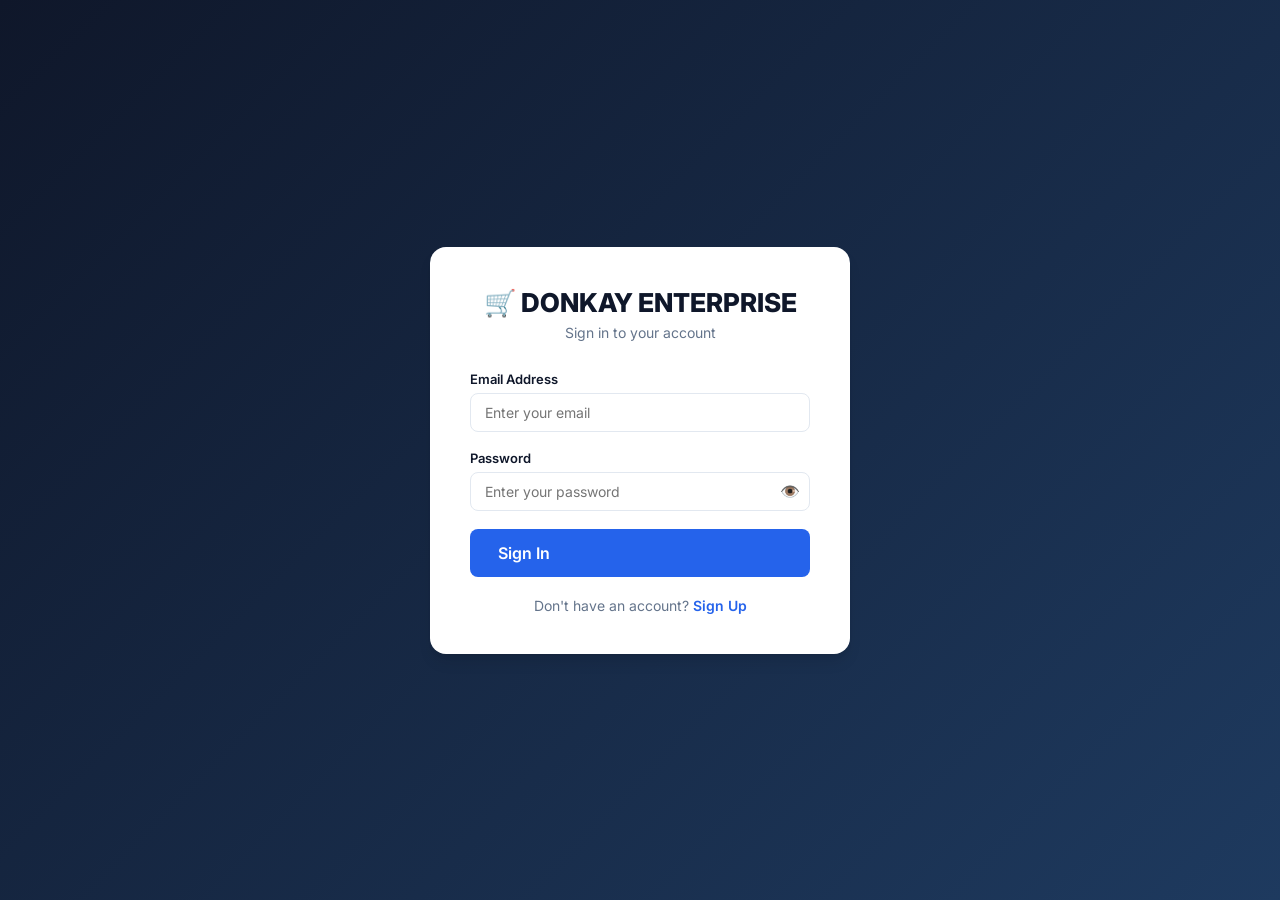
<file: sales.html>
<!DOCTYPE html>
<html lang="en">
<head>
  <meta charset="UTF-8">
  <meta name="viewport" content="width=device-width, initial-scale=1.0">
  <title>Sales - POS System</title>
  <link rel="stylesheet" href="style.css">
</head>
<body>
  <script src="data.js"></script>
  <script src="app.js"></script>
  <script>
    const user = checkAuth();
    if (user) renderSales();

    function renderSales() {
      const sales = DB.getSales();
      const totalRev = sales.reduce((s,x) => s + x.total, 0);
      const todaySales = DB.getTodaySales();
      const todayRev = todaySales.reduce((s,x) => s + x.total, 0);

      const content = `
        <div class="stats-grid">
          <div class="stat-card"><div class="stat-icon blue">💰</div><div><div class="stat-value">${formatCurrency(totalRev)}</div><div class="stat-label">Total Revenue</div></div></div>
          <div class="stat-card"><div class="stat-icon green">📊</div><div><div class="stat-value">${sales.length}</div><div class="stat-label">Total Transactions</div></div></div>
          <div class="stat-card"><div class="stat-icon yellow">📅</div><div><div class="stat-value">${formatCurrency(todayRev)}</div><div class="stat-label">Today's Revenue</div></div></div>
          <div class="stat-card"><div class="stat-icon red">🧾</div><div><div class="stat-value">${todaySales.length}</div><div class="stat-label">Today's Transactions</div></div></div>
        </div>

        <div class="card">
          <div class="card-header"><h3>Sales History</h3></div>
          <div class="table-container">
            <table>
              <thead><tr><th>Receipt</th><th>Date</th><th>Customer</th><th>Items</th><th>Total</th><th>Payment</th><th>Cashier</th><th></th></tr></thead>
              <tbody>
                ${sales.length ? [...sales].reverse().map(s => `
                  <tr>
                    <td><strong>${s.receiptNo}</strong></td>
                    <td>${new Date(s.date).toLocaleString()}</td>
                    <td>${s.customerName || 'Walk-in'}</td>
                    <td>${s.items.length}</td>
                    <td><strong>${formatCurrency(s.total)}</strong></td>
                    <td><span class="badge badge-info">${s.paymentMethod}</span></td>
                    <td>${s.cashier}</td>
                    <td><button class="btn btn-outline btn-sm" onclick="viewSale(${s.id})">View</button></td>
                  </tr>
                `).join('') : '<tr><td colspan="8" style="text-align:center;padding:40px;color:var(--text-muted)">No sales recorded yet</td></tr>'}
              </tbody>
            </table>
          </div>
        </div>

        <div class="modal-overlay" id="saleDetailModal">
          <div class="modal">
            <div class="modal-header"><h3>Sale Details</h3><button class="modal-close" onclick="closeModal('saleDetailModal')">&times;</button></div>
            <div class="modal-body" id="saleDetailContent"></div>
            <div class="modal-footer"><button class="btn btn-outline" onclick="closeModal('saleDetailModal')">Close</button></div>
          </div>
        </div>
      `;
      renderPageShell('sales', 'Sales', content);
    }

    function viewSale(id) {
      const sale = DB.getSales().find(s => s.id === id);
      if (!sale) return;
      const settings = DB.getSettings();
      document.getElementById('saleDetailContent').innerHTML = `
        <div class="receipt">
          <h4>${settings.storeName}</h4>
          <div class="receipt-line"></div>
          <table>
            <tr><td><strong>Receipt:</strong></td><td style="text-align:right">${sale.receiptNo}</td></tr>
            <tr><td><strong>Date:</strong></td><td style="text-align:right">${new Date(sale.date).toLocaleString()}</td></tr>
            <tr><td><strong>Customer:</strong></td><td style="text-align:right">${sale.customerName}</td></tr>
            <tr><td><strong>Cashier:</strong></td><td style="text-align:right">${sale.cashier}</td></tr>
            <tr><td><strong>Payment:</strong></td><td style="text-align:right">${sale.paymentMethod}</td></tr>
          </table>
          <div class="receipt-line"></div>
          <table>
            <thead><tr><td><strong>Item</strong></td><td style="text-align:center"><strong>Qty</strong></td><td style="text-align:right"><strong>Amount</strong></td></tr></thead>
            <tbody>${sale.items.map(i=>`<tr><td>${i.name}</td><td style="text-align:center">${i.quantity}</td><td style="text-align:right">${formatCurrency(i.price*i.quantity)}</td></tr>`).join('')}</tbody>
          </table>
          <div class="receipt-line"></div>
          <table>
            <tr><td>Subtotal</td><td style="text-align:right">${formatCurrency(sale.subtotal)}</td></tr>
            <tr><td>${settings.taxName}</td><td style="text-align:right">${formatCurrency(sale.tax)}</td></tr>
            <tr><td><strong>TOTAL</strong></td><td style="text-align:right"><strong>${formatCurrency(sale.total)}</strong></td></tr>
          </table>
        </div>
      `;
      openModal('saleDetailModal');
    }
  </script>
</body>
</html>
</file>
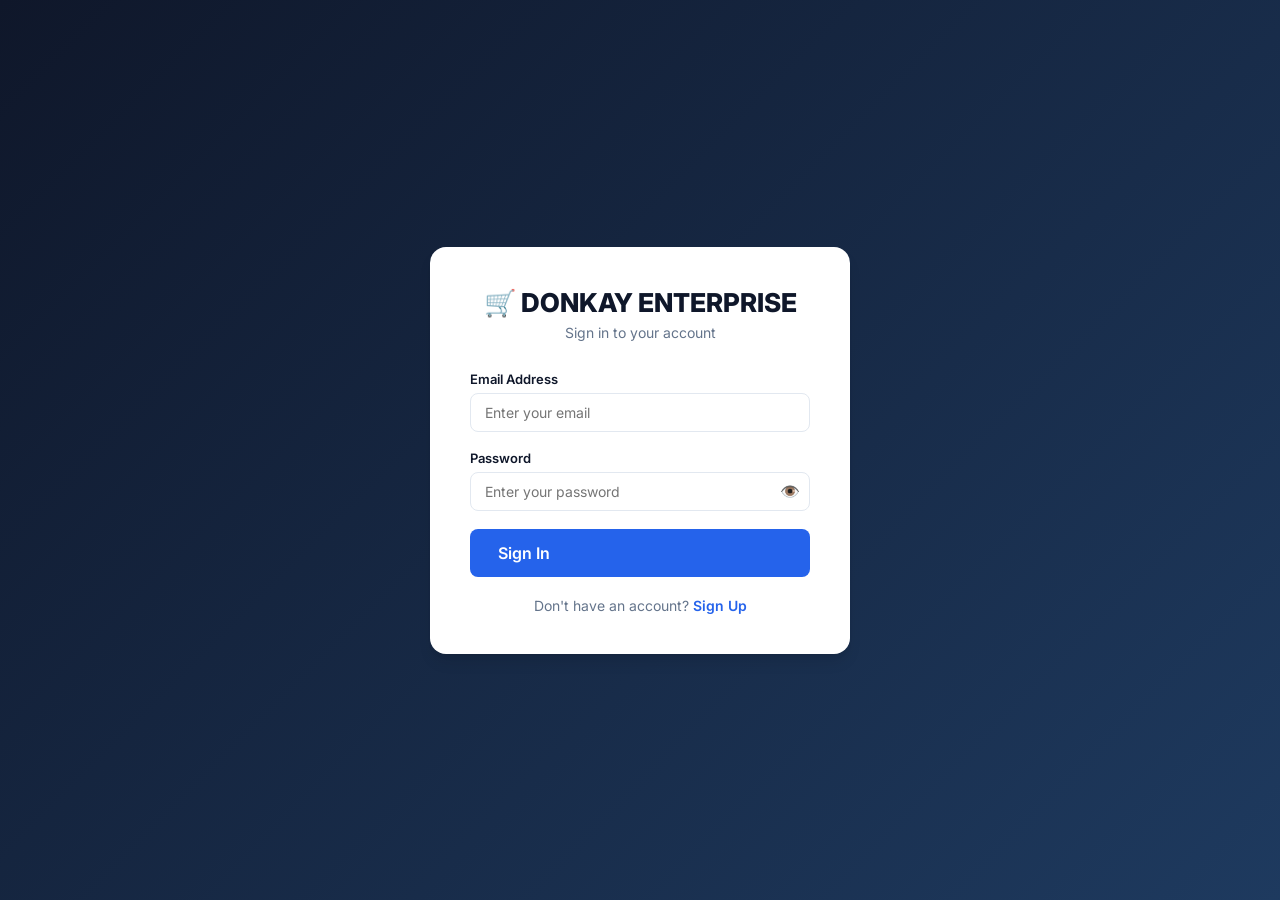
<file: settings.html>
<!DOCTYPE html>
<html lang="en">
<head>
  <meta charset="UTF-8">
  <meta name="viewport" content="width=device-width, initial-scale=1.0">
  <title>Settings - POS System</title>
  <link rel="stylesheet" href="style.css">
</head>
<body>
  <script src="data.js"></script>
  <script src="app.js"></script>
  <script>
    const user = checkAuth();
    if (user) renderSettings();

    function renderSettings() {
      const s = DB.getSettings();
      const content = `
        <div style="display:grid;grid-template-columns:1fr 1fr;gap:24px">
          <div class="card">
            <div class="card-header"><h3>🏪 Store Information</h3></div>
            <div class="card-body">
              <div class="form-group"><label>Store Name</label><input type="text" class="form-control" id="setStoreName" value="${s.storeName}"></div>
              <div class="form-group"><label>Address</label><input type="text" class="form-control" id="setStoreAddr" value="${s.storeAddress}"></div>
              <div class="form-group"><label>Phone</label><input type="text" class="form-control" id="setStorePhone" value="${s.storePhone}"></div>
            </div>
          </div>

          <div class="card">
            <div class="card-header"><h3>💰 Tax & Currency</h3></div>
            <div class="card-body">
              <div class="form-row">
                <div class="form-group"><label>Tax Name</label><input type="text" class="form-control" id="setTaxName" value="${s.taxName}"></div>
                <div class="form-group"><label>Tax Rate (%)</label><input type="number" class="form-control" id="setTaxRate" value="${s.taxRate}" step="0.1"></div>
              </div>
              <div class="form-row">
                <div class="form-group"><label>Currency Code</label><input type="text" class="form-control" id="setCurrency" value="${s.currency}"></div>
                <div class="form-group"><label>Currency Symbol</label><input type="text" class="form-control" id="setCurrencySymbol" value="${s.currencySymbol}" style="width:80px"></div>
              </div>
            </div>
          </div>

          <div class="card">
            <div class="card-header"><h3>💳 Paystack Integration</h3></div>
            <div class="card-body">
              <div class="form-group">
                <label>Paystack Public Key</label>
                <input type="text" class="form-control" id="setPaystackKey" value="${s.paystackPublicKey}" placeholder="pk_test_xxxxx or pk_live_xxxxx">
              </div>
              <p style="font-size:12px;color:var(--text-muted);margin-top:8px">
                Get your API keys from <a href="https://dashboard.paystack.com/#/settings/developers" target="_blank" style="color:var(--primary)">Paystack Dashboard → Settings → API Keys</a>.<br>
                Use <strong>pk_test_</strong> keys for testing, <strong>pk_live_</strong> for production.
              </p>
            </div>
          </div>

          <div class="card">
            <div class="card-header"><h3>📋 Other Settings</h3></div>
            <div class="card-body">
              <div class="form-group"><label>Low Stock Threshold</label><input type="number" class="form-control" id="setLowStock" value="${s.lowStockThreshold}"></div>
              <div class="form-group"><label>Receipt Footer Message</label><textarea class="form-control" id="setReceiptFooter" rows="3">${s.receiptFooter}</textarea></div>
            </div>
          </div>
        </div>

        <div style="margin-top:24px;display:flex;gap:12px;justify-content:flex-end">
          <button class="btn btn-outline" onclick="resetSettings()">Reset to Defaults</button>
          <button class="btn btn-primary btn-lg" onclick="saveSettings()">💾 Save Settings</button>
        </div>

        <div class="card" style="margin-top:24px">
          <div class="card-header"><h3>🗄️ Data Management</h3></div>
          <div class="card-body" style="display:flex;gap:12px;flex-wrap:wrap">
            <button class="btn btn-outline" onclick="exportData()">📥 Export Data (JSON)</button>
            <button class="btn btn-outline" onclick="document.getElementById('importFile').click()">📤 Import Data</button>
            <input type="file" id="importFile" accept=".json" style="display:none" onchange="importData(event)">
            <button class="btn btn-danger" onclick="clearAllData()">🗑️ Clear All Data</button>
          </div>
        </div>
      `;
      renderPageShell('settings', 'Settings', content);
    }

    function saveSettings() {
      const settings = {
        storeName: document.getElementById('setStoreName').value,
        storeAddress: document.getElementById('setStoreAddr').value,
        storePhone: document.getElementById('setStorePhone').value,
        taxName: document.getElementById('setTaxName').value,
        taxRate: parseFloat(document.getElementById('setTaxRate').value) || 0,
        currency: document.getElementById('setCurrency').value,
        currencySymbol: document.getElementById('setCurrencySymbol').value,
        paystackPublicKey: document.getElementById('setPaystackKey').value,
        lowStockThreshold: parseInt(document.getElementById('setLowStock').value) || 10,
        receiptFooter: document.getElementById('setReceiptFooter').value,
      };
      DB.saveSettings(settings);
      showToast('Settings saved!');
      renderSettings();
    }

    function resetSettings() {
      if (confirm('Reset all settings to defaults?')) {
        DB.saveSettings(DEFAULT_SETTINGS);
        showToast('Settings reset!');
        renderSettings();
      }
    }

    function exportData() {
      const data = { products: DB.getProducts(), customers: DB.getCustomers(), sales: DB.getSales(), users: DB.getUsers(), settings: DB.getSettings() };
      const blob = new Blob([JSON.stringify(data, null, 2)], { type: 'application/json' });
      const a = document.createElement('a'); a.href = URL.createObjectURL(blob); a.download = 'pos_backup_' + new Date().toISOString().slice(0,10) + '.json'; a.click();
      showToast('Data exported!');
    }

    function importData(event) {
      const file = event.target.files[0];
      if (!file) return;
      const reader = new FileReader();
      reader.onload = function(e) {
        try {
          const data = JSON.parse(e.target.result);
          if (data.products) DB.saveProducts(data.products);
          if (data.customers) DB.saveCustomers(data.customers);
          if (data.sales) DB.saveSales(data.sales);
          if (data.users) DB.saveUsers(data.users);
          if (data.settings) DB.saveSettings(data.settings);
          showToast('Data imported successfully!');
          renderSettings();
        } catch { showToast('Invalid file format', 'error'); }
      };
      reader.readAsText(file);
    }

    function clearAllData() {
      if (confirm('⚠️ This will delete ALL data including products, sales, and customers. Are you sure?')) {
        localStorage.removeItem('pos_initialized');
        localStorage.removeItem('pos_products');
        localStorage.removeItem('pos_sales');
        localStorage.removeItem('pos_customers');
        localStorage.removeItem('pos_payments');
        localStorage.removeItem('pos_inventory_log');
        DB.init();
        showToast('All data cleared and reset!');
        renderSettings();
      }
    }
  </script>
</body>
</html>
</file>
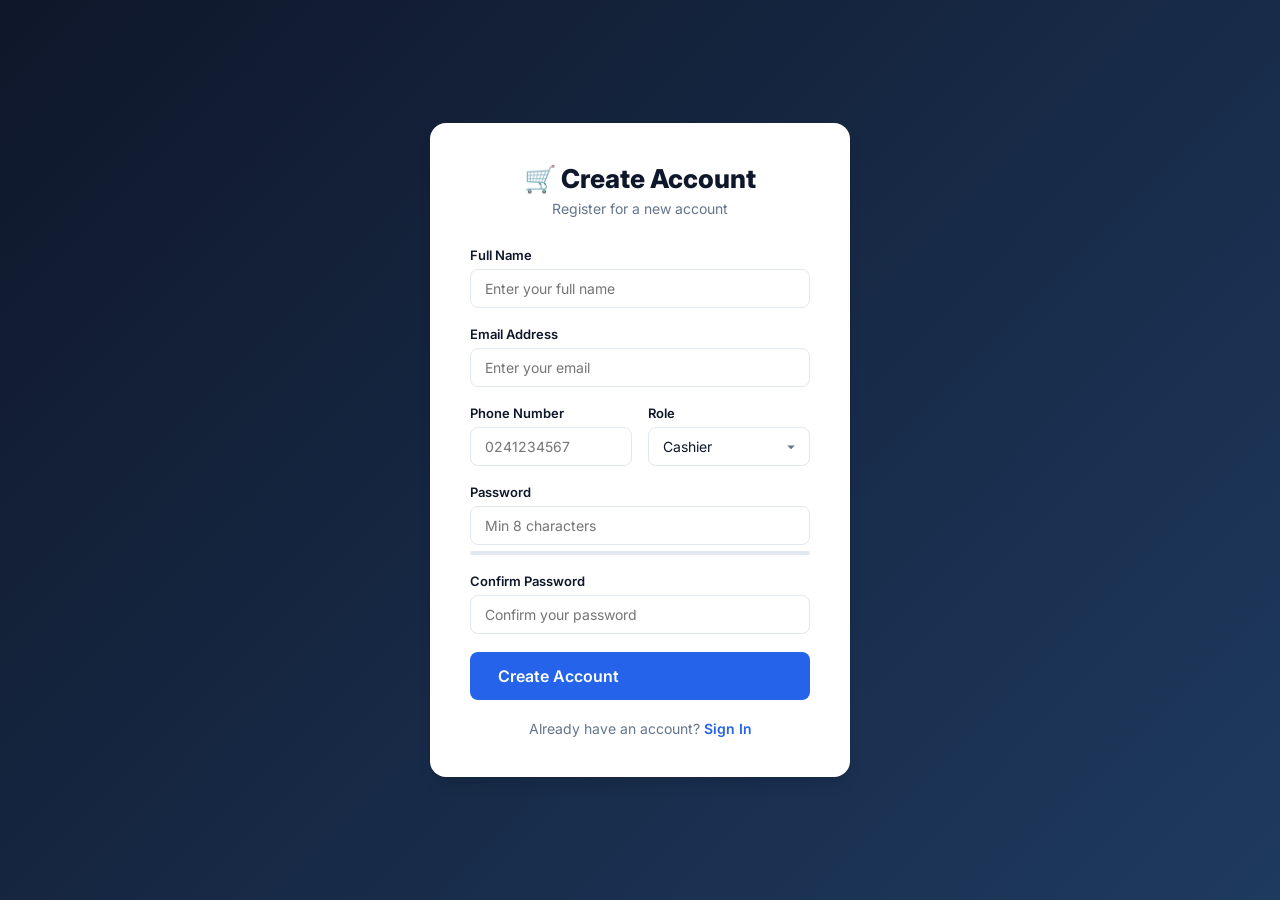
<file: signup.html>
<!DOCTYPE html>
<html lang="en">
<head>
  <meta charset="UTF-8">
  <meta name="viewport" content="width=device-width, initial-scale=1.0">
  <title>Sign Up - POS System</title>
  <link rel="stylesheet" href="style.css">
</head>
<body>
  <div class="auth-page">
    <div class="auth-card">
      <h1>🛒 Create Account</h1>
      <p class="subtitle">Register for a new account</p>
      <form id="signupForm" onsubmit="handleSignup(event)">
        <div class="form-group">
          <label>Full Name</label>
          <input type="text" class="form-control" id="signupName" placeholder="Enter your full name" required>
        </div>
        <div class="form-group">
          <label>Email Address</label>
          <input type="email" class="form-control" id="signupEmail" placeholder="Enter your email" required>
        </div>
        <div class="form-row">
          <div class="form-group">
            <label>Phone Number</label>
            <input type="tel" class="form-control" id="signupPhone" placeholder="0241234567">
          </div>
          <div class="form-group">
            <label>Role</label>
            <select class="form-control" id="signupRole">
              <option value="Cashier">Cashier</option>
              <option value="Manager">Manager</option>
              <option value="Administrator">Administrator</option>
            </select>
          </div>
        </div>
        <div class="form-group">
          <label>Password</label>
          <input type="password" class="form-control" id="signupPassword" placeholder="Min 8 characters" required oninput="checkStrength(this.value)">
          <div class="password-strength"><div class="password-strength-bar" id="strengthBar"></div></div>
          <div class="strength-text" id="strengthText"></div>
        </div>
        <div class="form-group">
          <label>Confirm Password</label>
          <input type="password" class="form-control" id="signupConfirm" placeholder="Confirm your password" required>
        </div>
        <button type="submit" class="btn btn-primary btn-lg" style="width:100%">Create Account</button>
      </form>
      <p class="auth-footer">Already have an account? <a href="index.html">Sign In</a></p>
    </div>
  </div>
  <script src="data.js"></script>
  <script>
    function checkStrength(pw) {
      let score = 0;
      if (pw.length >= 8) score++; if (pw.length >= 12) score++;
      if (/[a-z]/.test(pw) && /[A-Z]/.test(pw)) score++;
      if (/\d/.test(pw)) score++;
      if (/[^a-zA-Z0-9]/.test(pw)) score++;
      const levels = ['Weak','Fair','Good','Strong','Very Strong'];
      const colors = ['#ef4444','#f59e0b','#eab308','#10b981','#059669'];
      const pct = Math.min(score, 4) / 4 * 100;
      document.getElementById('strengthBar').style.width = pct + '%';
      document.getElementById('strengthBar').style.background = colors[Math.min(score, 4)];
      document.getElementById('strengthText').textContent = pw ? levels[Math.min(score, 4)] : '';
      document.getElementById('strengthText').style.color = colors[Math.min(score, 4)];
    }
    function handleSignup(e) {
      e.preventDefault();
      const name = document.getElementById('signupName').value.trim();
      const email = document.getElementById('signupEmail').value.trim();
      const phone = document.getElementById('signupPhone').value.trim();
      const role = document.getElementById('signupRole').value;
      const password = document.getElementById('signupPassword').value;
      const confirm = document.getElementById('signupConfirm').value;
      if (password.length < 8) { alert('Password must be at least 8 characters'); return; }
      if (password !== confirm) { alert('Passwords do not match'); return; }
      const users = DB.getUsers();
      if (users.find(u => u.email === email)) { alert('Email already registered'); return; }
      DB.addUser({ name, email, phone, role, password });
      alert('Account created successfully! Please sign in.');
      window.location.href = 'index.html';
    }
  </script>
</body>
</html>
</file>
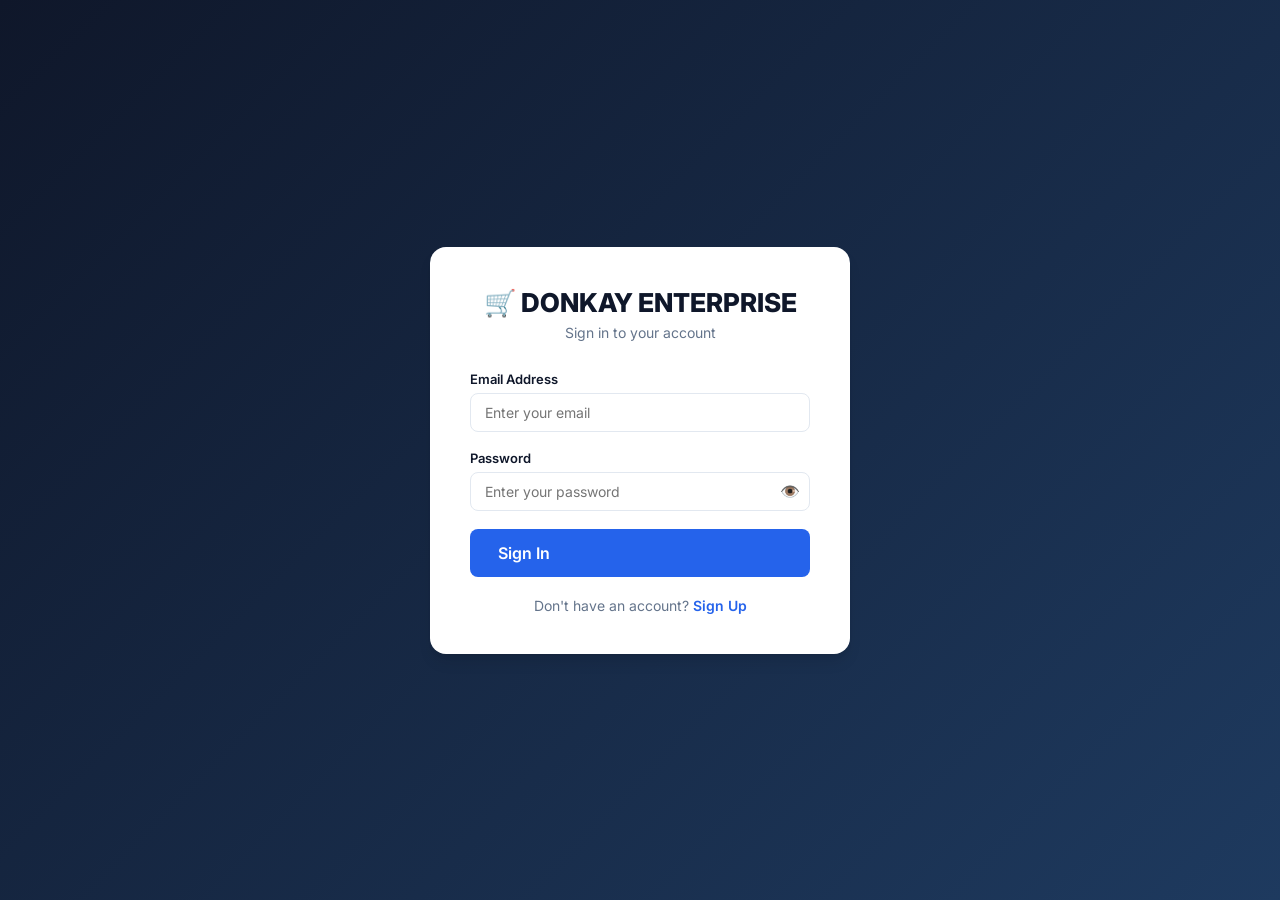
<file: users.html>
<!DOCTYPE html>
<html lang="en">
<head>
  <meta charset="UTF-8">
  <meta name="viewport" content="width=device-width, initial-scale=1.0">
  <title>Users - POS System</title>
  <link rel="stylesheet" href="style.css">
</head>
<body>
  <script src="data.js"></script>
  <script src="app.js"></script>
  <script>
    const user = checkAuth();
    if (user) renderUsers();

    function renderUsers() {
      const users = DB.getUsers();
      const content = `
        <div class="card">
          <div class="card-header">
            <h3>System Users (${users.length})</h3>
            <button class="btn btn-primary btn-sm" onclick="openAddUser()">+ Add User</button>
          </div>
          <div class="table-container">
            <table>
              <thead><tr><th>Name</th><th>Email</th><th>Role</th><th>Status</th><th>Created</th><th>Actions</th></tr></thead>
              <tbody>
                ${users.map(u => `
                  <tr>
                    <td><div style="display:flex;align-items:center;gap:10px">
                      <div class="user-avatar" style="width:32px;height:32px;font-size:12px">${u.name.charAt(0)}</div>
                      <strong>${u.name}</strong>
                    </div></td>
                    <td>${u.email}</td>
                    <td><span class="badge ${u.role==='Administrator'?'badge-danger':u.role==='Manager'?'badge-warning':'badge-info'}">${u.role}</span></td>
                    <td><span class="badge ${u.status==='Active'?'badge-success':'badge-secondary'}">${u.status}</span></td>
                    <td>${u.dateCreated}</td>
                    <td style="display:flex;gap:6px;flex-wrap:wrap">
                      <button class="btn btn-outline btn-sm" onclick="toggleUserStatus(${u.id})">${u.status==='Active'?'Deactivate':'Activate'}</button>
                      ${u.role !== 'Administrator' ? `<button class="btn btn-sm" style="background:#e74c3c;color:#fff;border:none" onclick="removeUser(${u.id}, '${u.name.replace(/'/g,"\\'")}')">Remove</button>` : ''}
                    </td>
                  </tr>
                `).join('')}
              </tbody>
            </table>
          </div>
        </div>

        <div class="modal-overlay" id="addUserModal">
          <div class="modal">
            <div class="modal-header"><h3>Add User</h3><button class="modal-close" onclick="closeModal('addUserModal')">&times;</button></div>
            <div class="modal-body">
              <div class="form-group"><label>Full Name</label><input type="text" class="form-control" id="newUserName" required></div>
              <div class="form-group"><label>Email</label><input type="email" class="form-control" id="newUserEmail" required></div>
              <div class="form-row">
                <div class="form-group"><label>Password</label><input type="password" class="form-control" id="newUserPass" required></div>
                <div class="form-group"><label>Role</label>
                  <select class="form-control" id="newUserRole"><option>Cashier</option><option>Manager</option><option>Administrator</option></select>
                </div>
              </div>
            </div>
            <div class="modal-footer">
              <button class="btn btn-outline" onclick="closeModal('addUserModal')">Cancel</button>
              <button class="btn btn-primary" onclick="saveNewUser()">Add User</button>
            </div>
          </div>
        </div>
      `;
      renderPageShell('users', 'User Management', content);
    }

    function openAddUser() { openModal('addUserModal'); }

    function saveNewUser() {
      const name = document.getElementById('newUserName').value.trim();
      const email = document.getElementById('newUserEmail').value.trim();
      const password = document.getElementById('newUserPass').value;
      const role = document.getElementById('newUserRole').value;
      if (!name || !email || !password) { showToast('All fields required', 'error'); return; }
      if (DB.getUsers().find(u => u.email === email)) { showToast('Email already exists', 'error'); return; }
      DB.addUser({ name, email, password, role });
      showToast('User added!');
      closeModal('addUserModal');
      renderUsers();
    }

    function toggleUserStatus(id) {
      const users = DB.getUsers();
      const u = users.find(x => x.id === id);
      if (u) { u.status = u.status === 'Active' ? 'Inactive' : 'Active'; DB.saveUsers(users); showToast(`User ${u.status === 'Active' ? 'activated' : 'deactivated'}`); renderUsers(); }
    }

    function removeUser(id, name) {
      if (!confirm(`Are you sure you want to permanently remove "${name}"? This cannot be undone.`)) return;
      const users = DB.getUsers().filter(u => u.id !== id);
      DB.saveUsers(users);
      showToast(`${name} has been removed`, 'success');
      renderUsers();
    }
  </script>
</body>
</html>
</file>
<file: style.css>
/* ========== POS System - Global Styles ========== */
@import url('https://fonts.googleapis.com/css2?family=Inter:wght@300;400;500;600;700;800&display=swap');

:root {
  --primary: #2563eb;
  --primary-dark: #1d4ed8;
  --primary-light: #dbeafe;
  --secondary: #0f172a;
  --accent: #f59e0b;
  --success: #10b981;
  --warning: #f59e0b;
  --danger: #ef4444;
  --info: #3b82f6;
  --bg: #f1f5f9;
  --card: #ffffff;
  --border: #e2e8f0;
  --text: #0f172a;
  --text-secondary: #64748b;
  --text-muted: #94a3b8;
  --sidebar-bg: #0f172a;
  --sidebar-text: #cbd5e1;
  --sidebar-active: #2563eb;
  --radius: 10px;
  --shadow: 0 1px 3px rgba(0,0,0,0.08), 0 1px 2px rgba(0,0,0,0.06);
  --shadow-md: 0 4px 6px -1px rgba(0,0,0,0.1), 0 2px 4px -2px rgba(0,0,0,0.1);
  --shadow-lg: 0 10px 15px -3px rgba(0,0,0,0.1), 0 4px 6px -4px rgba(0,0,0,0.1);
}

* { margin: 0; padding: 0; box-sizing: border-box; }
body { font-family: 'Inter', sans-serif; background: var(--bg); color: var(--text); min-height: 100vh; }
a { text-decoration: none; color: inherit; }

/* ========== Layout ========== */
.app-container { display: flex; min-height: 100vh; }
.sidebar {
  width: 260px; background: var(--sidebar-bg); color: var(--sidebar-text);
  display: flex; flex-direction: column; position: fixed; top: 0; left: 0; bottom: 0; z-index: 100;
  transition: transform 0.3s;
}
.sidebar-header { padding: 24px 20px; border-bottom: 1px solid rgba(255,255,255,0.08); }
.sidebar-header h2 { color: #fff; font-size: 20px; font-weight: 700; }
.sidebar-header small { color: var(--text-muted); font-size: 12px; }
.sidebar-nav { flex: 1; padding: 16px 12px; overflow-y: auto; }
.sidebar-nav a {
  display: flex; align-items: center; gap: 12px; padding: 11px 16px; border-radius: 8px;
  font-size: 14px; font-weight: 500; color: var(--sidebar-text); transition: all 0.2s; margin-bottom: 4px;
}
.sidebar-nav a:hover { background: rgba(255,255,255,0.08); color: #fff; }
.sidebar-nav a.active { background: var(--sidebar-active); color: #fff; font-weight: 600; }
.sidebar-nav a .icon { width: 20px; text-align: center; font-size: 16px; }
.sidebar-footer { padding: 16px 12px; border-top: 1px solid rgba(255,255,255,0.08); }
.sidebar-footer .user-info { display: flex; align-items: center; gap: 10px; padding: 8px 12px; margin-bottom: 8px; }
.sidebar-footer .user-avatar {
  width: 36px; height: 36px; border-radius: 50%; background: var(--primary);
  display: flex; align-items: center; justify-content: center; color: #fff; font-weight: 700; font-size: 14px;
}
.sidebar-footer .user-name { font-size: 14px; font-weight: 600; color: #fff; }
.sidebar-footer .user-role { font-size: 12px; color: var(--text-muted); }

.main-content { flex: 1; margin-left: 260px; }
.top-bar {
  background: var(--card); border-bottom: 1px solid var(--border); padding: 14px 28px;
  display: flex; align-items: center; justify-content: space-between; position: sticky; top: 0; z-index: 50;
}
.top-bar h1 { font-size: 22px; font-weight: 700; color: var(--text); }
.top-bar-actions { display: flex; align-items: center; gap: 16px; }
.page-content { padding: 28px; }

/* ========== Cards ========== */
.card { background: var(--card); border: 1px solid var(--border); border-radius: var(--radius); box-shadow: var(--shadow); }
.card-header { padding: 20px 24px; border-bottom: 1px solid var(--border); display: flex; align-items: center; justify-content: space-between; }
.card-header h3 { font-size: 16px; font-weight: 700; }
.card-body { padding: 24px; }

/* ========== Stat Cards ========== */
.stats-grid { display: grid; grid-template-columns: repeat(auto-fit, minmax(220px, 1fr)); gap: 20px; margin-bottom: 28px; }
.stat-card { background: var(--card); border: 1px solid var(--border); border-radius: var(--radius); padding: 22px; display: flex; align-items: center; gap: 16px; box-shadow: var(--shadow); }
.stat-icon { width: 52px; height: 52px; border-radius: 12px; display: flex; align-items: center; justify-content: center; font-size: 22px; }
.stat-icon.blue { background: var(--primary-light); color: var(--primary); }
.stat-icon.green { background: #d1fae5; color: var(--success); }
.stat-icon.yellow { background: #fef3c7; color: var(--warning); }
.stat-icon.red { background: #fee2e2; color: var(--danger); }
.stat-value { font-size: 28px; font-weight: 800; color: var(--text); }
.stat-label { font-size: 13px; color: var(--text-secondary); margin-top: 2px; }

/* ========== Tables ========== */
.table-container { overflow-x: auto; }
table { width: 100%; border-collapse: collapse; font-size: 14px; }
thead th { text-align: left; padding: 14px 16px; font-weight: 600; color: var(--text-secondary); background: #f8fafc; border-bottom: 2px solid var(--border); font-size: 13px; text-transform: uppercase; letter-spacing: 0.5px; }
tbody td { padding: 14px 16px; border-bottom: 1px solid var(--border); color: var(--text); }
tbody tr:hover { background: #f8fafc; }

/* ========== Buttons ========== */
.btn {
  display: inline-flex; align-items: center; gap: 8px; padding: 10px 20px; border-radius: 8px;
  font-size: 14px; font-weight: 600; border: none; cursor: pointer; transition: all 0.2s; font-family: inherit;
}
.btn-primary { background: var(--primary); color: #fff; }
.btn-primary:hover { background: var(--primary-dark); }
.btn-success { background: var(--success); color: #fff; }
.btn-success:hover { opacity: 0.9; }
.btn-danger { background: var(--danger); color: #fff; }
.btn-danger:hover { opacity: 0.9; }
.btn-warning { background: var(--warning); color: #fff; }
.btn-warning:hover { opacity: 0.9; }
.btn-outline { background: transparent; border: 1px solid var(--border); color: var(--text); }
.btn-outline:hover { background: #f8fafc; }
.btn-sm { padding: 6px 14px; font-size: 13px; }
.btn-lg { padding: 14px 28px; font-size: 16px; }

/* ========== Forms ========== */
.form-group { margin-bottom: 18px; }
.form-group label { display: block; font-size: 13px; font-weight: 600; color: var(--text); margin-bottom: 6px; }
.form-control {
  width: 100%; padding: 10px 14px; border: 1px solid var(--border); border-radius: 8px;
  font-size: 14px; font-family: inherit; color: var(--text); background: #fff; transition: border-color 0.2s;
}
.form-control:focus { outline: none; border-color: var(--primary); box-shadow: 0 0 0 3px rgba(37,99,235,0.1); }
select.form-control { appearance: none; background-image: url("data:image/svg+xml,%3Csvg xmlns='http://www.w3.org/2000/svg' width='12' height='12' fill='%2364748b' viewBox='0 0 16 16'%3E%3Cpath d='M8 11L3 6h10l-5 5z'/%3E%3C/svg%3E"); background-repeat: no-repeat; background-position: right 12px center; padding-right: 36px; }
.form-row { display: grid; grid-template-columns: 1fr 1fr; gap: 16px; }

/* ========== Badges ========== */
.badge { display: inline-block; padding: 4px 12px; border-radius: 20px; font-size: 12px; font-weight: 600; }
.badge-success { background: #d1fae5; color: #065f46; }
.badge-warning { background: #fef3c7; color: #92400e; }
.badge-danger { background: #fee2e2; color: #991b1b; }
.badge-info { background: var(--primary-light); color: var(--primary-dark); }
.badge-secondary { background: #f1f5f9; color: var(--text-secondary); }

/* ========== Modal ========== */
.modal-overlay {
  position: fixed; top: 0; left: 0; right: 0; bottom: 0; background: rgba(0,0,0,0.5);
  display: flex; align-items: center; justify-content: center; z-index: 1000; opacity: 0; pointer-events: none; transition: opacity 0.2s;
}
.modal-overlay.active { opacity: 1; pointer-events: all; }
.modal {
  background: var(--card); border-radius: 14px; box-shadow: var(--shadow-lg); width: 90%; max-width: 540px;
  max-height: 90vh; overflow-y: auto; transform: scale(0.95); transition: transform 0.2s;
}
.modal-overlay.active .modal { transform: scale(1); }
.modal-header { padding: 20px 24px; border-bottom: 1px solid var(--border); display: flex; align-items: center; justify-content: space-between; }
.modal-header h3 { font-size: 18px; font-weight: 700; }
.modal-close { background: none; border: none; font-size: 22px; cursor: pointer; color: var(--text-secondary); padding: 4px; }
.modal-body { padding: 24px; }
.modal-footer { padding: 16px 24px; border-top: 1px solid var(--border); display: flex; justify-content: flex-end; gap: 12px; }

/* ========== POS Terminal ========== */
.pos-layout { display: grid; grid-template-columns: 1fr 400px; gap: 24px; height: calc(100vh - 120px); }
.pos-products { overflow-y: auto; }
.pos-cart { display: flex; flex-direction: column; }
.product-grid { display: grid; grid-template-columns: repeat(auto-fill, minmax(160px, 1fr)); gap: 14px; }
.product-card {
  background: var(--card); border: 1px solid var(--border); border-radius: var(--radius); padding: 16px;
  cursor: pointer; transition: all 0.2s; text-align: center;
}
.product-card:hover { border-color: var(--primary); box-shadow: var(--shadow-md); transform: translateY(-2px); }
.product-card .product-emoji { font-size: 36px; margin-bottom: 8px; }
.product-card .product-name { font-size: 13px; font-weight: 600; margin-bottom: 4px; }
.product-card .product-price { font-size: 15px; font-weight: 700; color: var(--primary); }
.product-card .product-stock { font-size: 11px; color: var(--text-muted); }

.cart-items { flex: 1; overflow-y: auto; padding: 16px; }
.cart-item { display: flex; align-items: center; justify-content: space-between; padding: 10px 0; border-bottom: 1px solid var(--border); }
.cart-item-info { flex: 1; }
.cart-item-name { font-size: 14px; font-weight: 600; }
.cart-item-price { font-size: 13px; color: var(--text-secondary); }
.cart-qty { display: flex; align-items: center; gap: 8px; }
.cart-qty button { width: 28px; height: 28px; border-radius: 6px; border: 1px solid var(--border); background: #fff; cursor: pointer; font-weight: 700; display: flex; align-items: center; justify-content: center; }
.cart-qty span { font-weight: 600; min-width: 20px; text-align: center; }
.cart-remove { background: none; border: none; color: var(--danger); cursor: pointer; font-size: 18px; margin-left: 8px; }
.cart-summary { padding: 16px; border-top: 2px solid var(--border); }
.cart-row { display: flex; justify-content: space-between; padding: 6px 0; font-size: 14px; }
.cart-total { font-size: 20px; font-weight: 800; color: var(--primary); border-top: 2px solid var(--border); padding-top: 10px; margin-top: 6px; }

/* ========== Search ========== */
.search-box { position: relative; }
.search-box input { padding-left: 38px; }
.search-box .search-icon { position: absolute; left: 12px; top: 50%; transform: translateY(-50%); color: var(--text-muted); }

/* ========== Auth Pages ========== */
.auth-page { min-height: 100vh; display: flex; align-items: center; justify-content: center; background: linear-gradient(135deg, #0f172a 0%, #1e3a5f 100%); }
.auth-card { background: var(--card); border-radius: 16px; box-shadow: var(--shadow-lg); width: 420px; max-width: 95%; padding: 40px; }
.auth-card h1 { text-align: center; font-size: 26px; font-weight: 800; margin-bottom: 6px; color: var(--text); }
.auth-card .subtitle { text-align: center; color: var(--text-secondary); font-size: 14px; margin-bottom: 30px; }
.auth-card .auth-footer { text-align: center; margin-top: 20px; font-size: 14px; color: var(--text-secondary); }
.auth-card .auth-footer a { color: var(--primary); font-weight: 600; }

/* ========== Toast ========== */
.toast-container { position: fixed; top: 20px; right: 20px; z-index: 9999; display: flex; flex-direction: column; gap: 10px; }
.toast { padding: 14px 20px; border-radius: 10px; color: #fff; font-size: 14px; font-weight: 500; box-shadow: var(--shadow-lg); animation: slideIn 0.3s; min-width: 280px; display: flex; align-items: center; justify-content: space-between; }
.toast.success { background: var(--success); }
.toast.error { background: var(--danger); }
.toast.info { background: var(--info); }
.toast .toast-close { background: none; border: none; color: #fff; cursor: pointer; font-size: 18px; opacity: 0.8; }
@keyframes slideIn { from { transform: translateX(100%); opacity: 0; } to { transform: translateX(0); opacity: 1; } }

/* ========== Receipt ========== */
.receipt { background: #fff; border: 1px dashed var(--border); padding: 24px; max-width: 320px; margin: 0 auto; font-size: 13px; }
.receipt h4 { text-align: center; margin-bottom: 4px; }
.receipt .receipt-line { border-bottom: 1px dashed #ccc; margin: 8px 0; }
.receipt table { width: 100%; font-size: 12px; }
.receipt table td { padding: 3px 0; }

/* ========== Password Strength ========== */
.password-strength { height: 4px; border-radius: 2px; background: var(--border); margin-top: 6px; overflow: hidden; }
.password-strength-bar { height: 100%; border-radius: 2px; transition: width 0.3s, background 0.3s; }
.strength-text { font-size: 12px; margin-top: 4px; }

/* ========== Toggle Switch ========== */
.toggle { position: relative; width: 44px; height: 24px; }
.toggle input { opacity: 0; width: 0; height: 0; }
.toggle-slider { position: absolute; inset: 0; background: var(--border); border-radius: 24px; cursor: pointer; transition: 0.3s; }
.toggle-slider::before { content: ''; position: absolute; width: 18px; height: 18px; background: #fff; border-radius: 50%; top: 3px; left: 3px; transition: 0.3s; }
.toggle input:checked + .toggle-slider { background: var(--primary); }
.toggle input:checked + .toggle-slider::before { transform: translateX(20px); }

/* ========== Responsive ========== */
@media (max-width: 768px) {
  .sidebar { transform: translateX(-100%); }
  .sidebar.open { transform: translateX(0); }
  .main-content { margin-left: 0; }
  .pos-layout { grid-template-columns: 1fr; }
  .form-row { grid-template-columns: 1fr; }
  .stats-grid { grid-template-columns: 1fr 1fr; }
}
</file>
